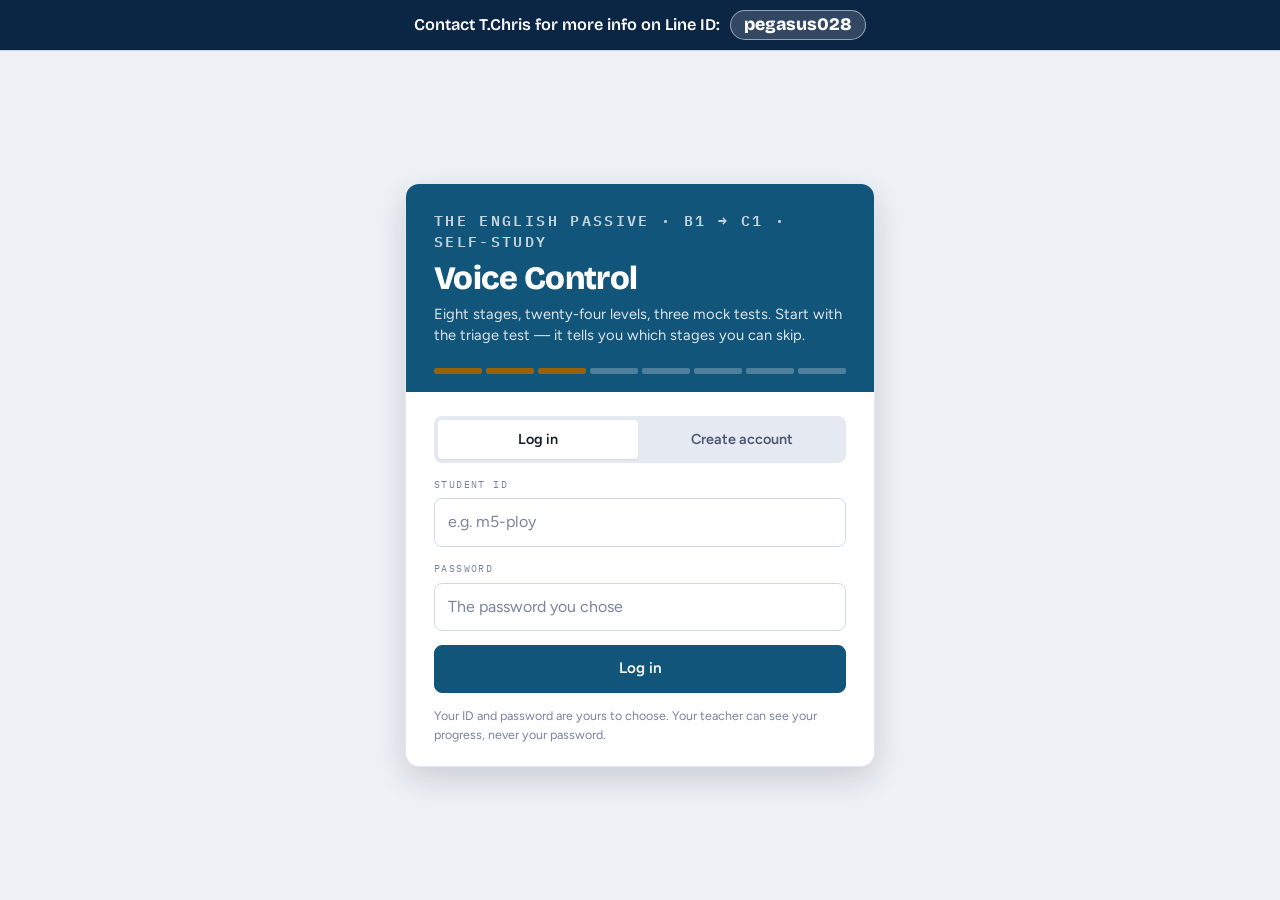
<file: index.html>
<!DOCTYPE html>
<html lang="en">
<head>
<meta charset="utf-8">
<meta name="viewport" content="width=device-width, initial-scale=1">
<title>Voice Control — The English Passive</title>
<link rel="icon" href="data:image/svg+xml,%3Csvg xmlns='http://www.w3.org/2000/svg' viewBox='0 0 32 32'%3E%3Crect width='32' height='32' rx='7' fill='%2312557A'/%3E%3Cpath d='M6 22 A10 10 0 0 1 26 22' fill='none' stroke='%23E5AE4A' stroke-width='2.2' stroke-linecap='round'/%3E%3Cpath d='M16 22 L22 13' stroke='%23E5AE4A' stroke-width='2.4' stroke-linecap='round'/%3E%3Ccircle cx='16' cy='22' r='2.2' fill='%23E5AE4A'/%3E%3C/svg%3E">
<link rel="preconnect" href="https://fonts.googleapis.com">
<link rel="preconnect" href="https://fonts.gstatic.com" crossorigin>
<link rel="stylesheet" href="https://fonts.googleapis.com/css2?family=Bricolage+Grotesque:opsz,wght@12..96,600;12..96,800&family=Figtree:wght@400;500;600;700&family=IBM+Plex+Mono:wght@400;600&display=swap">
<link rel="stylesheet" href="theme.css?v=2026-10-06pv">
<style>
/* ======================= STUDENT CONSOLE ============================== */
.wrap{max-width:900px;margin:0 auto;padding-inline:16px}
.hidden{display:none!important}
.tiny{font-size:.78rem;color:var(--ink-3);line-height:1.5}

/* ---------------------------------------------------------- login card */
#screen-login{display:flex;align-items:center;justify-content:center;padding:28px 16px}
.console{
  width:100%;max-width:470px;background:var(--surface);border-radius:var(--r-l);
  box-shadow:var(--shadow-l);overflow:hidden;border:1px solid var(--rule-soft);
}
.console-top{padding:26px var(--pad) 22px;background:var(--accent);color:var(--accent-ink)}
.console-top .kicker{color:var(--accent-ink);opacity:.75}
.console-top h1{font-size:2.05rem;line-height:1.02;margin:10px 0 8px;font-weight:800}
.console-top p{font-size:.92rem;opacity:.85;line-height:1.45}
.readout{
  display:flex;gap:0;background:var(--accent);padding:0 var(--pad) 18px;color:var(--accent-ink);
}
.readout span{
  flex:1;height:6px;background:rgba(255,255,255,.25);margin-right:4px;border-radius:2px;
}
.readout span:last-child{margin-right:0}
.readout span.on{background:var(--gold)}
.console-body{padding:24px var(--pad) 22px;display:flex;flex-direction:column;gap:14px}
.tabs{display:flex;gap:4px;background:var(--surface-2);padding:4px;border-radius:var(--r-m)}
.tab{
  flex:1;padding:8px;border:none;background:transparent;border-radius:var(--r-s);
  font-weight:600;font-size:.9rem;color:var(--ink-2);cursor:pointer;
}
.tab.on{background:var(--surface);color:var(--ink);box-shadow:var(--shadow-s)}
.msg{font-size:.88rem;padding:10px 12px;border-radius:var(--r-m);line-height:1.45}
.msg.bad{background:var(--no-soft);color:var(--no)}
.msg.info{background:var(--surface-2);color:var(--ink-2)}

/* --------------------------------------------------------------- header */
.bar{position:sticky;top:var(--ribbon-h);z-index:20;background:var(--ground);border-bottom:1px solid var(--rule)}
.bar-in{max-width:900px;margin:0 auto;padding:12px 16px;display:flex;align-items:center;gap:14px;flex-wrap:wrap}
.bar-id{display:flex;flex-direction:column;gap:1px;min-width:0;flex:1 1 150px}
.bar-name{font-family:var(--f-display);font-weight:700;font-size:1.02rem;line-height:1.15;overflow:hidden;text-overflow:ellipsis;white-space:nowrap}
.bar-rank{font-family:var(--f-mono);font-size:9.5px;letter-spacing:.13em;text-transform:uppercase;color:var(--accent)}
.gauge{flex:2 1 190px;display:flex;flex-direction:column;gap:4px;min-width:150px}
.gauge-top{display:flex;justify-content:space-between;align-items:baseline;font-family:var(--f-mono);font-size:9.5px;letter-spacing:.12em;text-transform:uppercase;color:var(--ink-3)}
.gauge-top b{font-size:12px;color:var(--ink);font-variant-numeric:tabular-nums}
.bar-line{height:7px;background:var(--surface-3);border-radius:99px;overflow:hidden}
.bar-line span{display:block;height:100%;background:var(--accent);border-radius:99px;transition:width .5s ease}
.bar-line.thin{height:5px}
.bar-line.gold span{background:var(--gold)}
.bar-stats{display:flex;gap:7px;flex:0 0 auto;align-items:center}
.chip{
  display:flex;flex-direction:column;align-items:center;padding:5px 9px;border-radius:var(--r-m);
  background:var(--surface);border:1px solid var(--rule-soft);min-width:48px;
}
.chip b{font-family:var(--f-mono);font-size:13px;font-weight:600;font-variant-numeric:tabular-nums;line-height:1.2}
.chip span{font-family:var(--f-mono);font-size:8.5px;letter-spacing:.1em;text-transform:uppercase;color:var(--ink-3)}
.chip.streak b{color:var(--gold)}
.nav{display:flex;gap:2px;max-width:900px;margin:0 auto;padding:0 12px 8px;overflow-x:auto}
.nav button{
  border:none;background:transparent;padding:7px 11px;border-radius:var(--r-m);cursor:pointer;
  font-family:var(--f-mono);font-size:10px;font-weight:600;letter-spacing:.11em;text-transform:uppercase;
  color:var(--ink-3);white-space:nowrap;
}
.nav button.on{background:var(--accent-soft);color:var(--accent)}
.nav button:hover{color:var(--ink)}

main{padding-block:22px 72px}
.sect-h{display:flex;align-items:baseline;justify-content:space-between;gap:12px;margin-bottom:14px;flex-wrap:wrap}
.sect-h h2{font-size:1.45rem}

/* -------------------------------------------------------- resume card */
.resume{
  width:100%;text-align:left;display:flex;align-items:stretch;overflow:hidden;
  border:none;border-radius:var(--r-l);background:var(--accent);color:var(--accent-ink);
  box-shadow:var(--shadow-m);cursor:pointer;margin-bottom:22px;padding:0;
  transition:transform .12s,box-shadow .12s;
}
.resume:hover{transform:translateY(-1px);box-shadow:var(--shadow-l)}
.resume.done{cursor:default;background:var(--ok)}
.resume-art{flex:0 0 118px;height:auto;margin:0;border-radius:0;align-self:stretch;background:rgba(255,255,255,.12)}
@media (max-width:560px){.resume-art{display:none}}
.resume-t{flex:1;min-width:0;display:flex;flex-direction:column;gap:2px;padding:15px 18px}
.resume-t .kicker{color:var(--accent-ink);opacity:.75}
.resume-n{font-family:var(--f-display);font-weight:700;font-size:1.16rem;line-height:1.2}
.resume-s{font-size:.86rem;opacity:.85;line-height:1.4}
.resume-go{flex:0 0 auto;align-self:center;padding:10px 20px 10px 6px;font-weight:700;font-size:.95rem;white-space:nowrap}

/* ------------------------------------------------------------- systems */
.systems{display:flex;flex-direction:column;gap:12px}
.sys{background:var(--surface);border:1px solid var(--rule-soft);border-radius:var(--r-l);box-shadow:var(--shadow-s);overflow:hidden}
.sys.done{border-color:var(--ok)}
.sys-head{
  width:100%;display:flex;gap:12px;align-items:flex-start;padding:15px 16px;
  background:none;border:none;cursor:pointer;text-align:left;
}
.sys-art{flex:0 0 96px;height:34px;border-radius:var(--r-s);overflow:hidden;margin:0;background:var(--accent-soft)}
.sys-art svg{display:block;width:100%;height:100%}
@media (max-width:560px){.sys-art{display:none}}
.sys-meta{flex:1;min-width:0;display:flex;flex-direction:column;gap:5px}
.sys-line1{display:flex;align-items:center;gap:8px;flex-wrap:wrap}
.sys-code{font-family:var(--f-mono);font-size:10px;font-weight:600;letter-spacing:.1em;color:var(--ink-3)}
.sys-name{font-family:var(--f-display);font-weight:700;font-size:1.08rem;line-height:1.2}
.sys-blurb{font-size:.88rem;color:var(--ink-2);line-height:1.45}
.sys-prog{display:flex;align-items:center;gap:9px}
.sys-prog .bar-line{flex:1}
.sys-pct{font-family:var(--f-mono);font-size:10px;color:var(--ink-3);font-variant-numeric:tabular-nums}
.caret{flex:0 0 auto;color:var(--ink-3);font-size:1.1rem;padding-top:2px;transition:transform .18s}
.sys.exp .caret{transform:rotate(90deg)}
.sys-body{border-top:1px solid var(--rule-soft);padding:8px 10px 12px;display:flex;flex-direction:column;gap:10px}
/* ---- reading a paper back -------------------------------------------- */
.rev{display:flex;flex-direction:column;gap:12px}
.rev-top{display:flex;gap:14px;align-items:flex-start;justify-content:space-between;flex-wrap:wrap}
.rev-top h2{font-family:var(--f-display);font-size:1.5rem;margin-top:2px}
.rev-sub{font-size:.9rem;color:var(--ink-2);margin-top:5px;max-width:60ch}
.rev-sec{
  display:flex;gap:9px;align-items:baseline;flex-wrap:wrap;
  border-bottom:1px solid var(--rule);padding-bottom:6px;margin-top:16px;
}
.rev-sec-p{font-family:var(--f-mono);font-size:10px;letter-spacing:.1em;color:var(--ink-3)}
.rev-sec-t{font-family:var(--f-display);font-weight:700;font-size:1.02rem}
.rev-passage{
  background:var(--surface-2);border:1px solid var(--rule-soft);border-radius:var(--r-m);
  padding:14px 16px;font-size:.93rem;line-height:1.65;
}
.rev-passage p+p{margin-top:.75em}
.revq{
  background:var(--surface);border:1px solid var(--rule-soft);border-left-width:3px;
  border-radius:var(--r-m);padding:13px 15px;display:flex;flex-direction:column;gap:9px;
}
.revq.ok{border-left-color:var(--ok)}
.revq.bad{border-left-color:var(--no)}
.revq.blank{border-left-color:var(--ink-3)}
.revq-h{display:flex;gap:9px;align-items:center}
.revq-n{
  width:22px;height:22px;border-radius:50%;background:var(--surface-2);color:var(--ink-2);
  display:grid;place-items:center;font-family:var(--f-mono);font-size:11px;flex:0 0 auto;
}
.revq-s{font-family:var(--f-mono);font-size:10px;letter-spacing:.07em;text-transform:uppercase;color:var(--ink-3)}
.revq.ok .revq-s{color:var(--ok)}
.revq.bad .revq-s{color:var(--no)}
.revq-given{font-style:italic;color:var(--ink-2);font-size:.93rem}
.revq-line{font-size:.93rem;line-height:1.6;background:var(--surface-2);border-radius:var(--r-s);padding:8px 11px}
.revq-line b{font-family:var(--f-mono);font-size:10px;color:var(--ink-3);margin-right:7px}
.rev-dlg p{display:block}
.rev-dlg p b{font-family:var(--f-mono);font-size:10px;color:var(--ink-3);margin-right:7px}
.revq-stem{font-size:.97rem;line-height:1.55}
.revq-opts{list-style:none;display:flex;flex-direction:column;gap:5px;counter-reset:o}
.revq-opts li{
  counter-increment:o;position:relative;padding:8px 11px 8px 32px;font-size:.92rem;
  border:1px solid var(--rule-soft);border-radius:var(--r-s);background:var(--surface-2);
}
.revq-opts li::before{
  content:counter(o);position:absolute;left:11px;top:8px;
  font-family:var(--f-mono);font-size:10px;color:var(--ink-3);
}
.revq-opts li.key{border-color:var(--ok);background:var(--ok-soft)}
.revq-opts li.chose{border-color:var(--no);background:var(--no-soft)}
.revq-tag{
  margin-left:8px;font-family:var(--f-mono);font-size:9px;letter-spacing:.06em;
  text-transform:uppercase;padding:1px 6px;border-radius:99px;white-space:nowrap;
}
.revq-tag.key{background:var(--ok);color:#fff}
.revq-tag.chose{background:var(--no);color:#fff}
.revq-fix{font-size:.9rem;color:var(--ok)}
.revq-blank{font-size:.88rem;color:var(--ink-3)}
.revq-why{font-size:.92rem;line-height:1.6;color:var(--ink-2);border-top:1px dashed var(--rule-soft);padding-top:9px}
.revq-wh{
  display:inline-block;font-family:var(--f-mono);font-size:9px;letter-spacing:.08em;
  text-transform:uppercase;color:var(--ink-3);margin-right:8px;
}
.revq-go{font-size:.85rem;color:var(--ink-3)}
.linky{background:none;border:none;padding:0;color:var(--accent);cursor:pointer;font:inherit;text-decoration:underline}
.step-acts{display:flex;gap:8px;flex-wrap:wrap;padding:0 16px 13px}

/* ---- arriving from the checklist ------------------------------------- */
.pace{
  font-family:var(--f-mono);font-size:10px;letter-spacing:.06em;text-transform:uppercase;
  color:var(--ink-3);white-space:nowrap;
}
.pace.ok{color:var(--ok)}
.pace.low{color:var(--no)}

/* ---- the class dropdown on the sign-in screen ------------------------- */
#f-pick{
  width:100%;padding:11px 13px;border-radius:var(--r-m);
  border:1px solid var(--rule);background:var(--surface);color:var(--ink);
  font-family:inherit;font-size:1rem;line-height:1.3;appearance:none;
  background-image:url("data:image/svg+xml,%3Csvg xmlns='http://www.w3.org/2000/svg' viewBox='0 0 12 8'%3E%3Cpath fill='%237C8A98' d='M1 1l5 5 5-5'/%3E%3C/svg%3E");
  background-repeat:no-repeat;background-position:right 13px center;background-size:11px;
  padding-right:34px;
}
#f-pick:focus{outline:2px solid var(--accent-line);outline-offset:1px}
#f-pick option{color:var(--ink);background:var(--surface)}
.tabs .tab{white-space:nowrap}
@media (max-width:420px){ .tabs{flex-wrap:wrap} }

/* ---- one introduction spanning a system's modules --------------------- */
.ckgroup{display:flex;flex-direction:column;gap:7px}
.ckgrid{display:flex;gap:8px;align-items:stretch}
.ckstack{flex:1;min-width:0;display:flex;flex-direction:column;gap:7px}
.ckstack .ckrow{width:100%}
.ckpod{
  flex:0 0 auto;display:flex;flex-direction:column;align-items:center;justify-content:center;gap:7px;
  padding:0 16px;min-width:116px;
  border:1px solid var(--rule);border-radius:var(--r-m);background:var(--surface);
  color:var(--ink);font-size:.85rem;font-weight:600;cursor:pointer;white-space:nowrap;
  transition:border-color .12s,background .12s;
}
.ckpod:hover{border-color:var(--accent-line);background:var(--accent-soft)}
.ckpod.done{border-color:var(--ok);color:var(--ok)}
.ckpod.done .res-i{background:var(--ok)}
.ckpod-l{line-height:1.2}
@media (max-width:560px){
  .ckgrid{flex-direction:column}
  .ckpod{flex-direction:row;padding:9px 14px;min-width:0}
}

/* ---- the last two days ------------------------------------------------- */
.sprint{
  background:var(--surface);border:1px solid var(--accent-line);border-left:4px solid var(--accent);
  border-radius:var(--r-l);box-shadow:var(--shadow-s);padding:16px 18px;margin-bottom:14px;
  display:flex;flex-direction:column;gap:11px;
}
.sprint-h{display:flex;flex-direction:column;gap:3px}
.sprint-n{font-family:var(--f-display);font-weight:700;font-size:1.22rem;line-height:1.2}
.sprint-s{font-size:.88rem;color:var(--ink-2);line-height:1.5}
.sprint-bar{height:8px;border-radius:99px;background:var(--surface-2);overflow:hidden}
.sprint-bar span{display:block;height:100%;background:var(--accent);border-radius:99px;transition:width .4s}
.sprint-r{display:flex;gap:9px;flex-wrap:wrap}
.sprint-r .btn{flex:1;min-width:140px}

/* ---- the class board ---------------------------------------------------- */
.boardwrap{margin-top:22px}
.boardbar{
  position:relative;height:10px;border-radius:99px;background:var(--surface-2);
  overflow:hidden;margin-bottom:11px;
}
.boardbar span{display:block;height:100%;background:var(--gold);border-radius:99px;transition:width .5s}
.boardbar i{
  position:absolute;right:8px;top:-17px;font-family:var(--f-mono);font-size:9px;
  letter-spacing:.06em;color:var(--ink-3);font-style:normal;
}
.board{list-style:none;display:flex;flex-direction:column;gap:5px}
.board li{
  display:flex;align-items:center;gap:11px;padding:9px 12px;border-radius:var(--r-m);
  background:var(--surface);border:1px solid var(--rule-soft);font-size:.92rem;
}
.board li.me{border-color:var(--accent);background:var(--accent-soft);font-weight:600}
.board li.apart{margin-top:8px;border-style:dashed}
.board-p{
  flex:0 0 auto;width:22px;text-align:center;font-family:var(--f-mono);
  font-size:11px;color:var(--ink-3);
}
.board li.me .board-p{color:var(--accent)}
.board-n{flex:1;min-width:0;overflow:hidden;text-overflow:ellipsis;white-space:nowrap}
.board-c,.board-q{
  flex:0 0 auto;display:flex;flex-direction:column;align-items:flex-end;
  font-family:var(--f-display);font-weight:700;font-size:.95rem;line-height:1.1;
}
.board-c i,.board-q i{
  font-family:var(--f-mono);font-size:8px;letter-spacing:.06em;text-transform:uppercase;
  color:var(--ink-3);font-style:normal;font-weight:400;
}
.board-c{min-width:44px}
.board-q{min-width:58px}

/* ---- the summary slides, at the head of the revision sheet ------------- */
.rvslides{
  background:var(--surface);border:1px solid var(--rule-soft);border-radius:var(--r-l);
  box-shadow:var(--shadow-s);padding:16px 17px 13px;
}
.rvs-h{display:flex;align-items:baseline;justify-content:space-between;gap:12px;margin-bottom:11px}
.rvs-h h3{font-family:var(--f-display);font-size:1.12rem;line-height:1.2}
.rvs-count{flex:0 0 auto;font-family:var(--f-mono);font-size:11px;letter-spacing:.06em;color:var(--ink-3)}
.rvs-stage{position:relative;max-width:820px;margin:0 auto;border-radius:var(--r-m);overflow:hidden;background:#0b0f14}
.rvs-slide{display:none;margin:0}
.rvs-slide.on{display:block}
.rvs-slide img{display:block;width:100%;height:auto;cursor:zoom-in}
.rvs-slide figcaption{display:none}
.rvs-bar{display:flex;align-items:center;gap:10px;margin-top:11px}
.rvs-nav{
  flex:0 0 auto;width:36px;height:36px;border:1px solid var(--rule);border-radius:50%;
  cursor:pointer;background:var(--surface);color:var(--ink-2);
  font-size:20px;line-height:1;display:grid;place-items:center;
}
.rvs-nav:hover{background:var(--accent-soft);color:var(--accent);border-color:var(--accent-line)}
.rvs-dots{flex:1 1 auto;display:flex;flex-wrap:wrap;gap:6px;justify-content:center}
.rvs-dot{width:9px;height:9px;padding:0;border:0;border-radius:50%;cursor:pointer;background:var(--rule)}
.rvs-dot.on{background:var(--accent)}
.rvs-foot{margin-top:9px;text-align:center;font-size:.8rem;color:var(--ink-3)}
.rvs-big{display:block;width:100%;height:auto;border-radius:var(--r-m)}

/* ---- the revision sheet ------------------------------------------------ */
.rvwrap{display:flex;flex-direction:column;gap:18px}
.rvsec{
  background:var(--surface);border:1px solid var(--rule-soft);border-radius:var(--r-l);
  box-shadow:var(--shadow-s);padding:18px 19px;
}
.rvh{display:flex;align-items:center;gap:11px;font-family:var(--f-display);font-size:1.22rem;line-height:1.2}
.rvh-n{
  flex:0 0 auto;width:28px;height:28px;border-radius:8px;background:var(--accent);color:var(--accent-ink);
  display:grid;place-items:center;font-family:var(--f-mono);font-size:13px;font-weight:600;
}
.rvblurb{color:var(--ink-2);font-size:.9rem;margin-top:8px;line-height:1.5}
.rvlvl{
  margin-top:16px;display:flex;align-items:baseline;gap:9px;flex-wrap:wrap;
  font-family:var(--f-display);font-weight:700;font-size:1rem;
  border-bottom:1px solid var(--rule-soft);padding-bottom:5px;
}
.rvlvl-n{font-family:var(--f-mono);font-size:10px;letter-spacing:.09em;text-transform:uppercase;color:var(--ink-3);font-weight:400}
.rvkey{margin-top:9px;font-size:.93rem;line-height:1.6;color:var(--ink-2)}
.rvkey b{display:block;color:var(--ink);font-size:.95rem;margin-bottom:2px}
.rvkey.done{opacity:.45}
.rvrules{margin-top:15px;padding-top:13px;border-top:1px dashed var(--rule)}
.rvrules-h{
  display:block;font-family:var(--f-mono);font-size:10px;letter-spacing:.08em;
  text-transform:uppercase;color:var(--ink-3);margin-bottom:9px;
}
.rvrule{
  margin-bottom:10px;padding-left:11px;border-left:2px solid var(--rule);
  font-size:.92rem;line-height:1.6;color:var(--ink-2);
}
.rvrule b{display:block;color:var(--ink);margin-bottom:1px}
.rvrule.shaky{border-left-color:var(--no);background:var(--no-soft);padding:8px 11px;border-radius:0 var(--r-s) var(--r-s) 0}
.rvflag{
  margin-left:9px;font-family:var(--f-mono);font-size:9px;letter-spacing:.06em;
  text-transform:uppercase;color:var(--no);font-weight:400;
}
@media print{
  .ribbon,.bar,.nav,.sect-h .btn,#toast-slot,#modal-slot{display:none !important}
  body{background:#fff}
  .rvsec{break-inside:avoid;box-shadow:none;border-color:#ccc}
  .rvkey.done{opacity:1}
  .rvs-bar,.rvs-foot,.rvs-count{display:none !important}
  .rvslides{box-shadow:none;border-color:#ccc;padding:0;border:0}
  .rvs-stage{background:none;overflow:visible;border-radius:0}
  .rvs-slide{display:block !important;break-inside:avoid;margin-bottom:9px}
  .rvs-slide img{cursor:auto;border:1px solid #ddd}
}

/* ---- the videos screen -------------------------------------------------- */
.vidlist{display:flex;flex-direction:column;gap:14px}
.vidrow{
  background:var(--surface);border:1px solid var(--rule-soft);border-radius:var(--r-l);
  box-shadow:var(--shadow-s);padding:15px 17px;display:flex;flex-direction:column;gap:11px;
}
.vidrow.done{border-color:var(--ok)}
.vidrow h3{font-family:var(--f-display);font-weight:700;font-size:1.08rem;line-height:1.2}
.ckmedia{flex:0 0 auto;display:flex;flex-direction:column;gap:7px}
.ckmedia .ckpod{flex:1}
@media (max-width:560px){ .ckmedia{flex-direction:row} .ckmedia .ckpod{flex:1} }

/* ---- the podcasts screen ---------------------------------------------- */
.gate-alt{
  display:flex;align-items:center;justify-content:center;gap:11px;flex-wrap:wrap;
  margin-top:18px;font-size:.85rem;color:var(--ink-3);
}
.podlist{display:flex;flex-direction:column;gap:11px}
.podrow{
  background:var(--surface);border:1px solid var(--rule-soft);border-radius:var(--r-l);
  box-shadow:var(--shadow-s);padding:15px 17px;display:flex;flex-direction:column;gap:11px;
}
.podrow.done{border-color:var(--ok)}
.podrow h3{font-family:var(--f-display);font-weight:700;font-size:1.08rem;line-height:1.2}
.podrow .pod-a{width:100%;height:38px}
.podrow-miss{display:none;font-size:.85rem;color:var(--ink-3)}
.podrow.missing .podrow-miss{display:block}

/* ---- narrowing the review to the errors ------------------------------- */
.rev-filter{display:flex;gap:8px;flex-wrap:wrap}
.rev-sec-n{
  margin-left:auto;font-family:var(--f-mono);font-size:10px;letter-spacing:.06em;color:var(--ink-3);
}

/* ---- the exam plan --------------------------------------------------- */
.gate{
  background:var(--surface);border:1px solid var(--accent-line);border-radius:var(--r-l);
  box-shadow:var(--shadow-s);padding:0 0 28px;text-align:center;overflow:hidden;
}
.gate-art{height:74px;margin:0 0 22px;background:var(--accent-soft)}
.gate-art svg{display:block;width:100%;height:100%}
.gate h2{font-family:var(--f-display);font-size:1.75rem;line-height:1.15;padding:0 20px}
.gate>p{font-size:1.05rem;color:var(--ink-2);margin-top:7px;padding:0 20px}
.gate .gate-sub{font-size:.9rem;color:var(--ink-3);max-width:46ch;margin:16px auto 22px;line-height:1.55}
.btn.lg{font-size:1rem;padding:13px 30px}
.step{
  background:var(--surface);border:1px solid var(--rule-soft);border-radius:var(--r-l);
  box-shadow:var(--shadow-s);margin-bottom:14px;overflow:hidden;
}
.step.open{border-color:var(--accent-line)}
.step.shut{opacity:.6}
.step-h{display:flex;gap:12px;align-items:center;padding:14px 16px}
.step-n{
  flex:0 0 auto;width:26px;height:26px;border-radius:50%;background:var(--accent);color:var(--accent-ink);
  display:grid;place-items:center;font-family:var(--f-mono);font-size:12px;font-weight:600;
}
.step.shut .step-n{background:var(--rule);color:var(--ink-3)}
.step-t{flex:1;min-width:0;display:flex;flex-direction:column;gap:3px}
.step-name{font-family:var(--f-display);font-weight:700;font-size:1.05rem}
.step-s{font-size:.85rem;color:var(--ink-2)}
.step-pct{font-family:var(--f-mono);font-size:.95rem;font-weight:600;color:var(--ink-2);font-variant-numeric:tabular-nums}
.step-pct.good{color:var(--ok)}
.step-lock{color:var(--ink-3);font-size:.7rem}
.step-b{border-top:1px solid var(--rule-soft);padding:12px 14px 14px;display:flex;flex-direction:column;gap:7px}
.ck-h{font-size:.85rem;color:var(--ink-2);margin-bottom:3px}
.allclear{font-size:.88rem;color:var(--ok)}
.ckrow{
  display:flex;gap:11px;align-items:center;width:100%;text-align:left;cursor:pointer;
  background:var(--surface-2);border:1px solid var(--rule-soft);border-radius:var(--r-m);padding:10px 12px;
  transition:border-color .12s,background .12s;
}
.ckrow:hover{border-color:var(--accent-line);background:var(--accent-soft)}
.ck-box{
  flex:0 0 auto;width:19px;height:19px;border-radius:5px;border:1.5px solid var(--rule);
  display:grid;place-items:center;font-size:11px;color:var(--accent-ink);
}
.ckrow.done .ck-box{background:var(--ok);border-color:var(--ok);color:#fff}
.ckrow.done .ck-name{text-decoration:line-through;color:var(--ink-3)}
.ck-txt{flex:1;min-width:0;display:flex;flex-direction:column;gap:2px}
.ck-name{font-weight:600;font-size:.94rem}
.ck-sub{font-size:.78rem;color:var(--ink-3)}
.ck-go{flex:0 0 auto;font-family:var(--f-mono);font-size:10px;letter-spacing:.06em;color:var(--accent)}
.ckrow.done .ck-go{color:var(--ok)}

.lvl{border:1px solid var(--rule-soft);border-radius:var(--r-m);overflow:hidden}
.lvl-head{
  width:100%;display:flex;gap:10px;align-items:center;padding:11px 12px;
  background:var(--surface-2);border:none;cursor:pointer;text-align:left;
}
.lvl-n{
  flex:0 0 auto;width:26px;height:26px;border-radius:50%;background:var(--surface);
  border:1px solid var(--rule);display:grid;place-items:center;
  font-family:var(--f-mono);font-size:11px;font-weight:700;color:var(--ink-2);
}
.lvl.done .lvl-n{background:var(--ok);border-color:var(--ok);color:#fff}
.lvl-t{flex:1;min-width:0}
.lvl-name{display:block;font-weight:700;font-size:.96rem;line-height:1.3}
.lvl-sub{display:block;font-family:var(--f-mono);font-size:9.5px;letter-spacing:.1em;text-transform:uppercase;color:var(--ink-3);margin-top:2px}
.lvl-pct{font-family:var(--f-mono);font-size:11px;color:var(--ink-2);font-variant-numeric:tabular-nums;flex:0 0 auto}
.lvl-body{padding:4px 6px 8px;display:flex;flex-direction:column}
.mrow{
  display:flex;align-items:center;gap:11px;width:100%;text-align:left;padding:10px 10px;
  background:none;border:none;border-radius:var(--r-m);cursor:pointer;
}
.mrow:hover:not([disabled]){background:var(--surface-2)}
.mrow[disabled]{opacity:.5;cursor:not-allowed}
.mrow-tick{
  flex:0 0 auto;width:20px;height:20px;border-radius:50%;border:2px solid var(--rule);
  display:grid;place-items:center;font-size:11px;font-weight:700;color:#fff;
}
.mrow.done .mrow-tick{background:var(--ok);border-color:var(--ok)}
.mrow.done .mrow-tick::after{content:"\2713"}
.mrow-txt{flex:1;min-width:0}
.mrow-name{display:block;font-weight:600;font-size:.93rem;line-height:1.35}
.mrow-sub{display:block;font-family:var(--f-mono);font-size:9.5px;letter-spacing:.1em;text-transform:uppercase;color:var(--ink-3);margin-top:2px}
.mrow-score{font-family:var(--f-mono);font-size:11px;color:var(--ink-2);font-variant-numeric:tabular-nums;flex:0 0 auto}
.mrow.check{border-top:1px dashed var(--rule);margin-top:4px}
.mrow.check .mrow-name{color:var(--gold)}

/* --------------------------------------------- stage media (resources) */
.sys-res{
  display:flex;flex-wrap:wrap;gap:7px;padding:0 16px 14px;
  border-bottom:1px solid var(--rule-soft);margin-bottom:-1px;
}
.res{
  display:inline-flex;align-items:center;gap:7px;padding:7px 13px;border-radius:99px;
  border:1px solid var(--rule);background:var(--surface);color:var(--ink);
  font-size:.85rem;font-weight:600;cursor:pointer;text-decoration:none;white-space:nowrap;
  transition:border-color .12s,background .12s;
}
.res:hover{border-color:var(--accent-line);background:var(--accent-soft)}
.res-i{
  width:18px;height:18px;border-radius:50%;background:var(--accent);color:var(--accent-ink);
  display:grid;place-items:center;font-size:10px;flex:0 0 auto;line-height:1;
}
.res.go{border-color:var(--accent-line);background:var(--accent-soft);color:var(--accent)}
.res.go:hover{border-color:var(--accent);background:var(--accent-soft)}
.res.done{border-color:var(--ok);color:var(--ok)}
.res.done .res-i{background:var(--ok)}
.res-x{
  font-family:var(--f-mono);font-size:9px;letter-spacing:.06em;text-transform:uppercase;
  color:var(--ink-3);font-weight:400;
}
.res-drop{flex:0 0 100%}
.res-drop:empty{display:none}
.pod{
  margin-top:10px;padding:12px 14px;border-radius:var(--r-m);
  background:var(--surface-2);border:1px solid var(--rule-soft);
  display:flex;flex-direction:column;gap:10px;
}
.pod-t{display:flex;flex-direction:column;gap:1px;min-width:0}
.pod-n{font-weight:600;font-size:.93rem;line-height:1.25}
.pod-s{font-family:var(--f-mono);font-size:9.5px;letter-spacing:.08em;text-transform:uppercase;color:var(--ink-3)}
.pod-a{width:100%;height:36px}
.modal-card:has(.ytbox){max-width:660px}
.ytbox{width:100%;aspect-ratio:16/9;border-radius:var(--r-m);overflow:hidden;background:var(--ink)}
.ytbox iframe{width:100%;height:100%;border:0;display:block}

/* ---------------------------------------------------------------- play */
.play{max-width:700px;margin:0 auto}
.play-top{display:flex;align-items:center;gap:12px;margin-bottom:14px}
.play-top .bar-line{flex:1}
.qcount{font-family:var(--f-mono);font-size:10px;letter-spacing:.1em;color:var(--ink-3);font-variant-numeric:tabular-nums}
.theory{padding:var(--pad);display:flex;flex-direction:column;gap:14px}
.theory h3{font-size:1.35rem;line-height:1.15}
.theory .key{
  font-size:1.02rem;line-height:1.5;font-weight:600;border-left:3px solid var(--gold);
  padding-left:14px;color:var(--ink);
}
.theory .prose p{font-size:.97rem;line-height:1.65;color:var(--ink-2);margin-bottom:.8em}
.theory .prose p:last-child{margin-bottom:0}
.theory .prose em{font-style:italic;color:var(--ink)}
.theory .prose strong{color:var(--ink)}
.theory .prose u{text-decoration-color:var(--accent-line);text-underline-offset:3px}
.exlist{display:flex;flex-direction:column;gap:10px;background:var(--surface-2);padding:14px;border-radius:var(--r-m)}
.exlist .s{font-size:.99rem}
.exlist .s s{opacity:.62}
.exlist .g{font-family:var(--f-mono);font-size:9.5px;letter-spacing:.06em;color:var(--ink-3);margin-top:3px;line-height:1.45}
.simple-btn{align-self:flex-start}
.qcard{padding:var(--pad);display:flex;flex-direction:column}
.qtype{
  font-family:var(--f-mono);font-size:9.5px;letter-spacing:.15em;text-transform:uppercase;
  color:var(--accent);margin-bottom:12px;display:flex;justify-content:space-between;gap:10px;
}
.qtype .lv{color:var(--ink-3)}
#qhost{margin-bottom:16px}
.qfoot{display:flex;gap:10px;align-items:center;flex-wrap:wrap;position:relative}
.qfoot .grow{flex:1}
#feedback{margin-bottom:14px}

/* --------------------------------------------------------- time bonus */
.timer{position:relative;width:38px;height:38px;flex:0 0 auto}
.timer svg{transform:rotate(-90deg);display:block}
.timer .track{stroke:var(--surface-3)}
.timer .run{stroke:var(--gold);transition:stroke-dashoffset .1s linear,stroke .2s}
.timer.cold .run{stroke:var(--ink-3);opacity:.4}
.timer b{
  position:absolute;inset:0;display:grid;place-items:center;
  font-family:var(--f-mono);font-size:12px;font-weight:600;color:var(--gold);font-variant-numeric:tabular-nums;
}
.timer.cold b{color:var(--ink-3);font-size:9px}
.combo{
  display:inline-flex;align-items:center;gap:5px;padding:4px 9px;border-radius:99px;
  background:var(--gold-soft);color:var(--gold);font-family:var(--f-mono);font-size:10px;
  font-weight:600;letter-spacing:.08em;white-space:nowrap;
}
.xpfloat{
  position:absolute;right:0;top:-6px;font-family:var(--f-display);font-weight:800;font-size:1.15rem;
  color:var(--gold);pointer-events:none;animation:rise 1.1s ease-out forwards;
}
.xpfloat.plain{color:var(--accent)}
@keyframes rise{
  0%{opacity:0;transform:translateY(6px) scale(.9)}
  22%{opacity:1;transform:translateY(-4px) scale(1.06)}
  100%{opacity:0;transform:translateY(-30px) scale(1)}
}
.bonus-note{
  font-family:var(--f-mono);font-size:9.5px;letter-spacing:.1em;text-transform:uppercase;
  color:var(--gold);display:inline-flex;align-items:center;gap:5px;
}
.verdict.ok{animation:pop .28s ease-out}
@keyframes pop{0%{transform:scale(.985)}60%{transform:scale(1.008)}100%{transform:scale(1)}}

/* --------------------------------------------------------------- exam */
.examtop{
  position:sticky;top:calc(var(--ribbon-h) + 4px);z-index:15;
  display:flex;align-items:center;gap:12px;background:var(--surface);
  border:1px solid var(--rule);border-radius:var(--r-m);padding:9px 13px;margin-bottom:14px;
  box-shadow:var(--shadow-s);flex-wrap:wrap;
}
.examtop .sec{font-family:var(--f-mono);font-size:10px;letter-spacing:.11em;text-transform:uppercase;color:var(--accent);font-weight:600}
.examtop .clock{
  margin-left:auto;font-family:var(--f-mono);font-size:1.05rem;font-weight:600;
  font-variant-numeric:tabular-nums;color:var(--ink);
}
.examtop .clock.low{color:var(--no)}
.examnav{display:flex;flex-wrap:wrap;gap:4px;margin-top:10px}
.examnav button{
  width:30px;height:30px;border-radius:var(--r-s);border:1px solid var(--rule);
  background:var(--surface);font-family:var(--f-mono);font-size:11px;cursor:pointer;color:var(--ink-3);
}
.examnav button.ans{background:var(--accent-soft);border-color:var(--accent-line);color:var(--accent);font-weight:600}
.examnav button.here{background:var(--accent);border-color:var(--accent);color:var(--accent-ink);font-weight:700}
.instr{
  font-size:.9rem;color:var(--ink-2);background:var(--surface-2);border-radius:var(--r-m);
  padding:10px 13px;margin-bottom:14px;line-height:1.5;
}
.instr b{color:var(--ink);font-family:var(--f-mono);font-size:10px;letter-spacing:.12em;text-transform:uppercase;display:block;margin-bottom:3px}

/* --------------------------------------------------------- result panel */
.result{padding:var(--pad);text-align:center;display:flex;flex-direction:column;gap:16px;align-items:center}
.score-ring{
  width:126px;height:126px;border-radius:50%;display:grid;place-items:center;
  background:conic-gradient(var(--accent) calc(var(--p)*1%), var(--surface-3) 0);
}
.score-ring i{
  width:100px;height:100px;border-radius:50%;background:var(--surface);display:grid;place-items:center;
  font-family:var(--f-display);font-weight:800;font-size:1.9rem;font-style:normal;font-variant-numeric:tabular-nums;
}
.result h3{font-size:1.4rem}
.result p{color:var(--ink-2);font-size:.95rem;max-width:36rem}
.misslist{width:100%;text-align:left;display:flex;flex-direction:column;gap:8px;margin-top:4px}
.miss{background:var(--surface-2);border-radius:var(--r-m);padding:11px 13px;font-size:.9rem;line-height:1.5}
.miss b{display:block;font-family:var(--f-mono);font-size:9.5px;letter-spacing:.1em;text-transform:uppercase;color:var(--no);margin-bottom:4px}
.sectable{width:100%;border-collapse:collapse;font-size:.88rem;text-align:left}
.sectable th{font-family:var(--f-mono);font-size:9px;letter-spacing:.12em;text-transform:uppercase;color:var(--ink-3);padding:7px 8px;border-bottom:1px solid var(--rule)}
.sectable td{padding:7px 8px;border-bottom:1px solid var(--rule-soft)}
.sectable td.n{font-family:var(--f-mono);font-variant-numeric:tabular-nums;text-align:right}
.sectable tr.low td{background:var(--no-soft)}

/* ------------------------------------------------------------- record */
.awards{display:grid;grid-template-columns:1fr;gap:9px}
@media (min-width:620px){.awards{grid-template-columns:1fr 1fr}}
.award{display:flex;gap:12px;align-items:flex-start;padding:13px 14px;border-radius:var(--r-m);background:var(--surface);border:1px solid var(--rule-soft)}
.award.locked{opacity:.5}
.award-i{
  flex:0 0 auto;width:34px;height:34px;border-radius:50%;display:grid;place-items:center;
  background:var(--surface-2);color:var(--ink-3);font-family:var(--f-mono);font-size:13px;font-weight:600;
}
.award.got .award-i{background:var(--gold-soft);color:var(--gold)}
.award-n{display:block;font-weight:700;font-size:.95rem;font-family:var(--f-display);line-height:1.25}
.award-p{display:block;font-size:.85rem;color:var(--ink-2);line-height:1.4}
.award-h{display:block;font-family:var(--f-mono);font-size:9.5px;letter-spacing:.06em;color:var(--ink-3);margin-top:3px;line-height:1.4}
.sysgrid{display:grid;grid-template-columns:repeat(auto-fill,minmax(148px,1fr));gap:10px}
.systile{border:1px solid var(--rule);border-radius:var(--r-m);padding:11px 12px;display:flex;flex-direction:column;gap:6px}
.systile.done{border-color:var(--ok);background:var(--ok-soft)}
.systile b{font-family:var(--f-display);font-size:.9rem;line-height:1.2}
.systile span{font-family:var(--f-mono);font-size:9px;letter-spacing:.09em;text-transform:uppercase;color:var(--ink-3)}

/* ---------------------------------------------------------------- misc */
.empty{padding:34px 20px;text-align:center;color:var(--ink-3);font-size:.93rem}
.toast{
  position:fixed;left:50%;bottom:22px;transform:translateX(-50%);z-index:60;
  background:var(--ink);color:var(--ground);padding:11px 18px;border-radius:99px;
  font-size:.9rem;font-weight:600;box-shadow:var(--shadow-l);max-width:90vw;
}
.modal{position:fixed;inset:0;z-index:80;display:grid;place-items:center;background:rgba(8,11,18,.66);padding:20px}
.modal-card{
  background:var(--surface);border-radius:var(--r-l);padding:28px var(--pad);max-width:420px;width:100%;
  text-align:center;box-shadow:var(--shadow-l);display:flex;flex-direction:column;gap:12px;align-items:center;
}
.modal-card .seal{
  width:74px;height:74px;border-radius:50%;background:var(--gold-soft);color:var(--gold);
  display:grid;place-items:center;font-family:var(--f-mono);font-size:22px;font-weight:600;
  border:2px solid var(--gold);
}
.settings{display:flex;flex-direction:column;gap:14px;padding:var(--pad)}

/* --------------------------------------------------------- simulations */
.simcard{
  display:flex;gap:14px;align-items:stretch;padding:0;overflow:hidden;
  border:1px solid var(--rule-soft);border-radius:var(--r-l);background:var(--surface);
  box-shadow:var(--shadow-s);margin-bottom:12px;
}
.simcard .simart{flex:0 0 110px;background:var(--accent-soft)}
.simcard .simart svg{display:block;width:100%;height:100%}
@media (max-width:560px){.simcard .simart{display:none}}
.simbody{flex:1;min-width:0;padding:15px 16px;display:flex;flex-direction:column;gap:7px}
.simbody h3{font-size:1.08rem}
.simbody p{font-size:.88rem;color:var(--ink-2);line-height:1.45}
.simmeta{display:flex;gap:7px;flex-wrap:wrap;margin-top:2px}
.simgo{display:flex;gap:8px;flex-wrap:wrap;margin-top:6px}

/* ------------------------------------------------------- contact ribbon */
:root{ --ribbon-h:46px; --ribbon-bg:#0B2545; --ribbon-fg:#FFFFFF; }
.ribbon{
  position:fixed;top:0;left:0;right:0;z-index:50;
  background:var(--ribbon-bg);color:var(--ribbon-fg);
  display:flex;align-items:center;justify-content:center;
  padding:10px 14px;text-align:center;box-shadow:0 1px 0 rgba(0,0,0,.12);
}
.ribbon-in{
  display:inline-flex;align-items:center;justify-content:center;gap:10px;flex-wrap:wrap;
  font-family:var(--f-display);font-weight:600;font-size:1.02rem;line-height:1.25;
}
.ribbon-id{
  display:inline-block;color:var(--ribbon-fg);text-decoration:none;
  font-family:var(--f-display);font-weight:800;font-size:1.1rem;
  padding:3px 13px;border-radius:99px;
  background:rgba(255,255,255,.16);border:1.5px solid rgba(255,255,255,.5);
  transition:background .14s,border-color .14s;
}
.ribbon-id:hover{background:rgba(255,255,255,.28);border-color:#fff}
@media (max-width:560px){
  .ribbon{padding:9px 12px}
  .ribbon-in{font-size:.9rem;gap:8px}
  .ribbon-id{font-size:.98rem;padding:2px 11px}
}
body{padding-top:var(--ribbon-h)}
#screen-login{min-height:calc(100vh - var(--ribbon-h))}
</style>
</head>
<body>

<!-- Persistent contact ribbon — sits above every screen of the portal. -->
<div class="ribbon">
  <span class="ribbon-in">Contact T.Chris for more info on Line ID:
    <a class="ribbon-id" href="https://line.me/ti/p/s8-dggjcqD"
       target="_blank" rel="noopener" title="Add T.Chris on LINE">pegasus028</a>
  </span>
</div>

<!-- ===================== LOGIN ===================== -->
<div id="screen-login">
  <div class="console">
    <div class="console-top">
      <p class="kicker">The English Passive · B1 → C1 · self-study</p>
      <h1>Voice Control</h1>
      <p>Eight stages, twenty-four levels, three mock tests. Start with the triage test — it tells you which stages you can skip.</p>
    </div>
    <div class="readout">
      <span class="on"></span><span class="on"></span><span class="on"></span><span></span>
      <span></span><span></span><span></span><span></span>
    </div>
    <div class="console-body">
      <div class="tabs" role="tablist">
        <button class="tab on" id="tab-fast" role="tab">Fast Access</button>
        <button class="tab" id="tab-in" role="tab">Log in</button>
        <button class="tab" id="tab-new" role="tab">Create account</button>
      </div>
      <div class="field hidden" id="wrap-pick">
        <label for="f-pick">Find your name</label>
        <select id="f-pick"><option value="">Choose your name…</option></select>
      </div>
      <div class="field" id="wrap-id">
        <label for="f-id">Student ID</label>
        <input type="text" id="f-id" autocomplete="username" placeholder="e.g. m5-ploy" spellcheck="false">
      </div>
      <div class="field hidden" id="wrap-name">
        <label for="f-name">Your English nickname</label>
        <input type="text" id="f-name" autocomplete="name" placeholder="What your teacher calls you in class">
      </div>
      <div class="field">
        <label for="f-pw">Password</label>
        <input type="password" id="f-pw" autocomplete="current-password" placeholder="Choose something you will remember">
      </div>
      <div id="login-msg" class="msg info hidden"></div>
      <button class="btn primary wide" id="btn-go">Log in</button>
      <p class="tiny" id="login-tip">Your ID and password are yours to choose. Your teacher can see your progress, never your password.</p>
    </div>
  </div>
</div>

<!-- ===================== APP ===================== -->
<div id="screen-app" class="hidden">
  <header class="bar">
    <div class="bar-in">
      <div class="bar-id">
        <span class="bar-name" id="hdr-name">—</span>
        <span class="bar-rank" id="hdr-rank">—</span>
      </div>
      <div class="gauge">
        <div class="gauge-top"><span>Course readiness</span><b id="hdr-ready">0%</b></div>
        <div class="bar-line"><span id="hdr-bar" style="width:0%"></span></div>
      </div>
      <div class="bar-stats">
        <div class="chip streak"><b id="hdr-streak">0</b><span>Streak</span></div>
        <div class="chip"><b id="hdr-xp">0</b><span>XP</span></div>
        <button class="btn sm" id="btn-out" title="Log out">Log out</button>
      </div>
    </div>
    <nav class="nav">
      <button data-view="plan" class="on">Your route</button>
      <button data-view="map">Stages</button>
      <button data-view="lab">Voice Lab</button>
      <button data-view="revise">Revision sheet</button>
      <button data-view="vids">Videos</button>
      <button data-view="pods">Podcasts</button>
      <button data-view="faults">Fault list<span id="nav-faults"></span></button>
      <button data-view="record">Record<span id="nav-record"></span></button>
      <button data-view="settings">Settings</button>
    </nav>
  </header>

  <div id="modebar-slot"></div>

  <main class="wrap">
    <section id="view-plan"></section>
    <section id="view-map" class="hidden"></section>
    <section id="view-play" class="hidden"></section>
    <section id="view-review" class="hidden"></section>
    <section id="view-lab" class="hidden"></section>
    <section id="view-revise" class="hidden"></section>
    <section id="view-vids" class="hidden"></section>
    <section id="view-pods" class="hidden"></section>
    <section id="view-faults" class="hidden"></section>
    <section id="view-record" class="hidden"></section>
    <section id="view-settings" class="hidden"></section>
  </main>
</div>

<div id="toast-slot"></div>
<div id="modal-slot"></div>

<!-- ===================================================================
     CLASS SERVER — the Apps Script Web App this console talks to.
     Paste your /exec URL between the quotes, here and in teacher.html.
     =================================================================== -->
<script>window.MC_API_URL = '';</script>

<script src="roster.js?v=2026-10-06pv"></script>
<script src="content.js?v=2026-10-06pv"></script>
<script src="topic-s1.js?v=2026-10-06pv"></script>
<script src="topic-s2.js?v=2026-10-06pv"></script>
<script src="topic-s3.js?v=2026-10-06pv"></script>
<script src="topic-s4.js?v=2026-10-06pv"></script>
<script src="topic-s5.js?v=2026-10-06pv"></script>
<script src="topic-s6.js?v=2026-10-06pv"></script>
<script src="topic-s7.js?v=2026-10-06pv"></script>
<script src="topic-s8.js?v=2026-10-06pv"></script>
<script src="media.js?v=2026-10-06pv"></script>
<script src="test-1.js?v=2026-10-06pv"></script>
<script src="test-2.js?v=2026-10-06pv"></script>
<script src="test-3.js?v=2026-10-06pv"></script>
<script src="content-export.js?v=2026-10-06pv"></script>
<script src="engine.js?v=2026-10-06pv"></script>
<script src="api.js?v=2026-10-06pv"></script>
<script src="lenses-s1.js?v=2026-10-06pv"></script>
<script src="lenses-s2.js?v=2026-10-06pv"></script>
<script src="lenses-s3.js?v=2026-10-06pv"></script>
<script src="lenses-s4.js?v=2026-10-06pv"></script>
<script src="lenses-s5.js?v=2026-10-06pv"></script>
<script src="lenses-s6.js?v=2026-10-06pv"></script>
<script src="lenses-s7.js?v=2026-10-06pv"></script>
<script src="lenses-s8.js?v=2026-10-06pv"></script>
<script src="lab-data.js?v=2026-10-06pv"></script>
<script src="student.js?v=2026-10-06pv"></script>
</body>
</html>
</file>
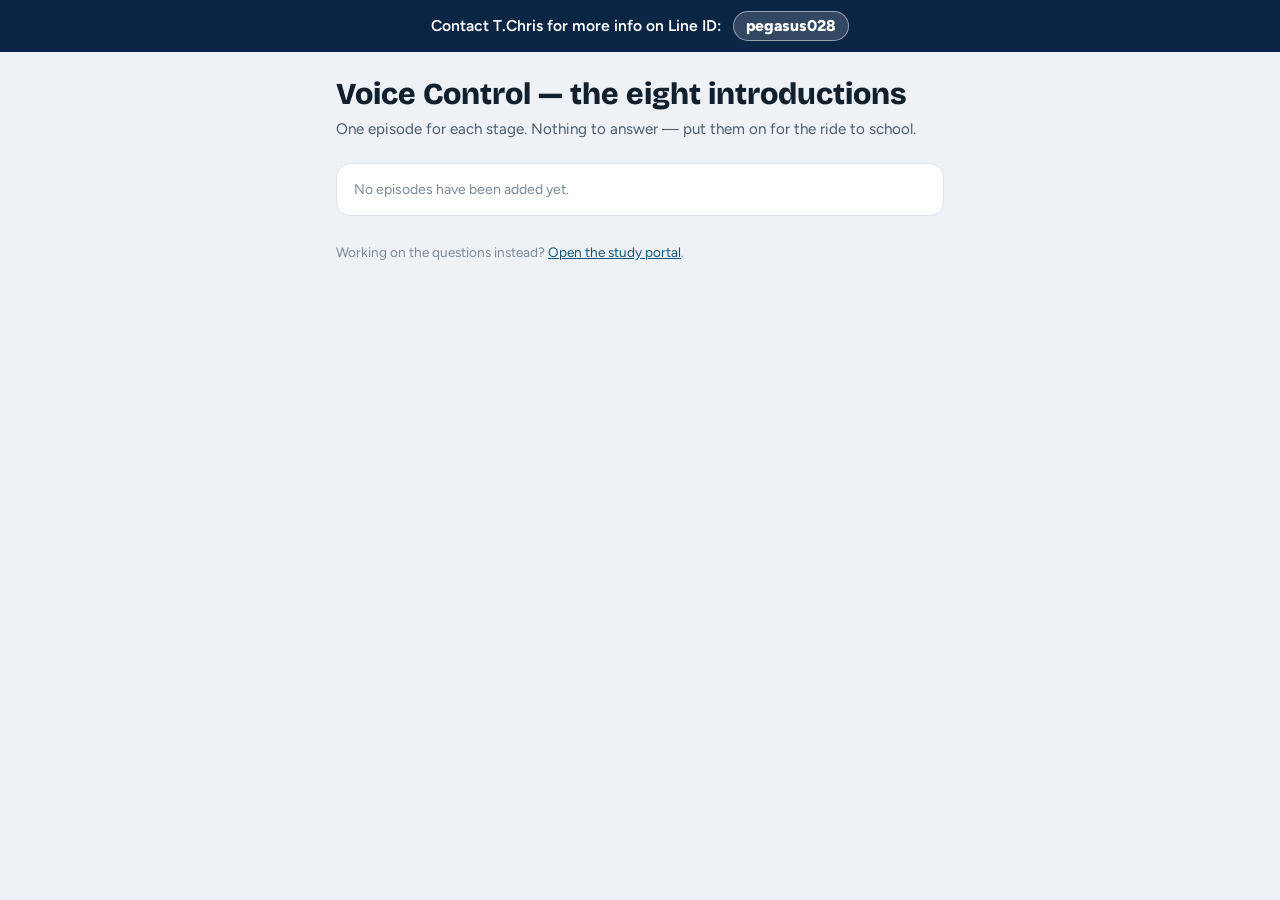
<file: podcasts.html>
<!doctype html>
<html lang="en">
<head>
<meta charset="utf-8">
<meta name="viewport" content="width=device-width, initial-scale=1, viewport-fit=cover">
<title>Voice Control — Podcasts</title>
<meta name="description" content="The eight stage introductions for Voice Control, the English passive course. Listen anywhere.">
<link rel="icon" href="data:image/svg+xml,<svg xmlns='http://www.w3.org/2000/svg' viewBox='0 0 16 16'><text y='13' font-size='13'>&#127911;</text></svg>">
<link rel="stylesheet" href="https://fonts.googleapis.com/css2?family=Bricolage+Grotesque:opsz,wght@12..96,600;12..96,800&family=Figtree:wght@400;500;600&display=swap">
<style>
/* A page for the bus. No sign-in, no navigation, nothing to decide: eight
   names and eight play buttons. It loads media.js and nothing else, so it is
   a few kilobytes over mobile data rather than the whole item bank. */
:root{
  --navy:#0B2545; --ink:#12202E; --ink-2:#4A5C6E; --ink-3:#7C8A98;
  --bg:#EEF2F6; --surface:#FFFFFF; --rule:#DCE3EA; --accent:#12557A;
  --r:14px;
}
@media (prefers-color-scheme:dark){
  :root{ --ink:#E8EEF4; --ink-2:#A8B6C2; --ink-3:#7C8A98;
         --bg:#0E1620; --surface:#16212D; --rule:#26323F; --accent:#7FC2E8; }
}
*{box-sizing:border-box;margin:0;padding:0}
html{-webkit-text-size-adjust:100%}
body{
  background:var(--bg);color:var(--ink);
  font-family:Figtree,system-ui,-apple-system,"Segoe UI",sans-serif;
  line-height:1.5;padding-bottom:40px;
}
.ribbon{
  background:var(--navy);color:#fff;padding:11px 16px;text-align:center;
  font-weight:600;font-size:.98rem;
}
.ribbon a{
  display:inline-block;color:#fff;text-decoration:none;font-weight:800;
  padding:2px 12px;border-radius:99px;margin-left:8px;
  background:rgba(255,255,255,.16);border:1.5px solid rgba(255,255,255,.5);
}
main{max-width:640px;margin:0 auto;padding:26px 16px 0}
h1{font-family:"Bricolage Grotesque",Figtree,sans-serif;font-weight:800;font-size:1.9rem;line-height:1.1}
.sub{color:var(--ink-2);font-size:.95rem;margin-top:7px}
ol{list-style:none;margin-top:22px;display:flex;flex-direction:column;gap:12px}
li{
  background:var(--surface);border:1px solid var(--rule);border-radius:var(--r);
  padding:15px 17px;display:flex;flex-direction:column;gap:11px;
}
h2{
  font-family:"Bricolage Grotesque",Figtree,sans-serif;font-weight:600;
  font-size:1.08rem;line-height:1.25;
}
h2 span{
  display:block;font-family:ui-monospace,SFMono-Regular,Menlo,monospace;
  font-size:10px;letter-spacing:.1em;color:var(--ink-3);font-weight:400;margin-bottom:3px;
}
audio{width:100%;height:40px}
.missing{font-size:.88rem;color:var(--ink-3)}
footer{max-width:640px;margin:26px auto 0;padding:0 16px;color:var(--ink-3);font-size:.85rem}
footer a{color:var(--accent)}
</style>
</head>
<body>

<div class="ribbon">Contact T.Chris for more info on Line ID:
  <a href="https://line.me/ti/p/s8-dggjcqD" target="_blank" rel="noopener">pegasus028</a>
</div>

<main>
  <h1>Voice Control — the eight introductions</h1>
  <p class="sub">One episode for each stage. Nothing to answer — put them on for the ride to school.</p>
  <ol id="list"></ol>
</main>

<footer>
  <p>Working on the questions instead? <a href="index.html">Open the study portal</a>.</p>
</footer>

<script src="media.js?v=2026-10-06pv"></script>
<script>
(function () {
  var list = document.getElementById('list');
  var n = 0;
  Object.keys(MEDIA).forEach(function (id) {
    var m = MEDIA[id];
    if (!m || !m.podcast) return;
    n++;
    var li = document.createElement('li');
    var h = document.createElement('h2');
    var tag = document.createElement('span');
    tag.textContent = 'STAGE ' + (n < 10 ? '0' + n : n);
    h.appendChild(tag);
    h.appendChild(document.createTextNode(m.title || id));
    li.appendChild(h);

    var a = document.createElement('audio');
    a.controls = true;
    a.preload = 'none';
    a.src = m.podcast;
    li.appendChild(a);

    /* An episode that has not been uploaded yet says so, rather than showing a
       player that does nothing when a student taps it on a moving bus. */
    var miss = document.createElement('p');
    miss.className = 'missing';
    miss.textContent = 'This episode has not been recorded yet.';
    miss.hidden = true;
    li.appendChild(miss);
    a.addEventListener('error', function () { a.hidden = true; miss.hidden = false; });

    /* Where they left off, kept in this browser only. Nothing is sent
       anywhere: this page has no sign-in and no server. */
    var key = 'mc.pod.' + id;
    a.addEventListener('loadedmetadata', function () {
      try {
        var at = parseFloat(localStorage.getItem(key) || '0');
        if (at > 5 && at < a.duration - 10) a.currentTime = at;
      } catch (e) {}
    });
    var mark = 0;
    a.addEventListener('timeupdate', function () {
      if (a.currentTime - mark < 10) return;
      mark = a.currentTime;
      try { localStorage.setItem(key, String(Math.round(a.currentTime))); } catch (e) {}
    });
    a.addEventListener('ended', function () {
      try { localStorage.removeItem(key); } catch (e) {}
    });
    /* One at a time, so tapping a second episode stops the first. */
    a.addEventListener('play', function () {
      list.querySelectorAll('audio').forEach(function (other) {
        if (other !== a) other.pause();
      });
    });

    list.appendChild(li);
  });
  if (!n) list.innerHTML = '<li class="missing">No episodes have been added yet.</li>';
})();
</script>
</body>
</html>
</file>
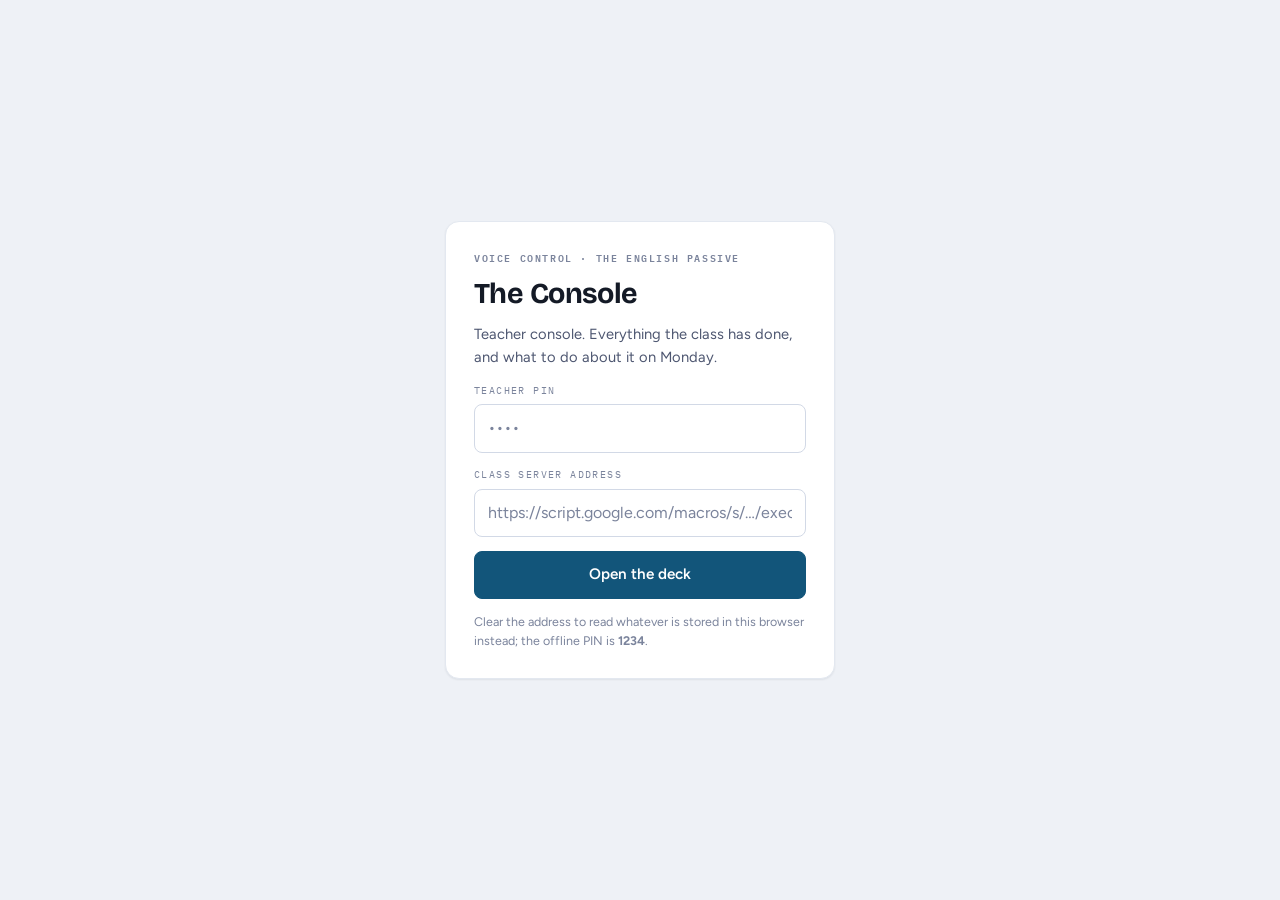
<file: teacher.html>
<!DOCTYPE html>
<html lang="en">
<head>
<meta charset="utf-8">
<meta name="viewport" content="width=device-width, initial-scale=1">
<title>Voice Control — The Console</title>
<link rel="icon" href="data:image/svg+xml,%3Csvg xmlns='http://www.w3.org/2000/svg' viewBox='0 0 32 32'%3E%3Crect width='32' height='32' rx='7' fill='%2312557A'/%3E%3Ccircle cx='16' cy='16' r='8' fill='none' stroke='%23E5AE4A' stroke-width='2.5'/%3E%3Ccircle cx='16' cy='16' r='2.5' fill='%23E5AE4A'/%3E%3C/svg%3E">
<link rel="preconnect" href="https://fonts.googleapis.com">
<link rel="preconnect" href="https://fonts.gstatic.com" crossorigin>
<link rel="stylesheet" href="https://fonts.googleapis.com/css2?family=Bricolage+Grotesque:opsz,wght@12..96,600;12..96,800&family=Figtree:wght@400;500;600;700&family=IBM+Plex+Mono:wght@400;600&display=swap">
<link rel="stylesheet" href="theme.css?v=2026-10-06pv">
<style>
/* ======================= TEACHER CONSOLE ============================== */
.wrap{max-width:1200px;margin:0 auto;padding-inline:16px}
.hidden{display:none!important}
.tiny{font-size:.78rem;color:var(--ink-3);line-height:1.5}

#gate{min-height:100vh;display:grid;place-items:center;padding:24px 16px}
.gatecard{width:100%;max-width:390px;padding:28px var(--pad);display:flex;flex-direction:column;gap:14px}
.gatecard h1{font-size:1.8rem;line-height:1.05}

header.top{border-bottom:1px solid var(--rule);background:var(--surface);position:sticky;top:0;z-index:30}
.top-in{max-width:1200px;margin:0 auto;padding:13px 16px;display:flex;align-items:center;gap:14px;flex-wrap:wrap}
.top-in h1{font-size:1.18rem}
.top-in .sub{font-family:var(--f-mono);font-size:9.5px;letter-spacing:.14em;text-transform:uppercase;color:var(--ink-3);display:block;margin-top:2px}

main{padding-block:20px 80px}
.grid{display:grid;grid-template-columns:1fr;gap:16px}
@media (min-width:1020px){.grid{grid-template-columns:minmax(0,1fr) minmax(0,1.4fr)}}

.panel{padding:16px var(--pad) var(--pad)}
.panel-h{display:flex;align-items:baseline;justify-content:space-between;gap:10px;margin-bottom:12px;flex-wrap:wrap}
.panel-h h2{font-size:1.08rem}

/* --------------------------------------------------------------- roster */
.roster-scroll{overflow-x:auto;border:1px solid var(--rule);border-radius:var(--r-m)}
table.roster{border-collapse:collapse;width:100%;min-width:680px;font-size:.86rem}
table.roster th{
  font-family:var(--f-mono);font-size:9px;letter-spacing:.12em;text-transform:uppercase;color:var(--ink-3);
  text-align:left;padding:9px 10px;background:var(--surface-2);white-space:nowrap;position:sticky;top:0;
}
table.roster td{padding:9px 10px;border-top:1px solid var(--rule-soft);white-space:nowrap}
table.roster tr.r{cursor:pointer}
table.roster th.sortable{cursor:pointer;user-select:none}
table.roster th.sortable:hover{color:var(--ink)}
table.roster th.sortable.on{color:var(--accent)}
table.roster tr.r:hover td{background:var(--surface-2)}
table.roster tr.sel td{background:var(--accent-soft)}
.who2{display:flex;flex-direction:column;gap:1px}
.who2 b{font-weight:600}
.who2 span{font-family:var(--f-mono);font-size:9.5px;color:var(--ink-3)}
.mini{width:64px;height:6px;background:var(--surface-3);border-radius:99px;overflow:hidden;display:inline-block;vertical-align:middle}
.mini i{display:block;height:100%;background:var(--accent)}
.flag{font-family:var(--f-mono);font-size:9px;letter-spacing:.08em;text-transform:uppercase;padding:2px 6px;border-radius:99px}
.flag.stall{background:var(--no-soft);color:var(--no)}
.flag.new{background:var(--accent-soft);color:var(--accent)}
.flag.fly{background:var(--ok-soft);color:var(--ok)}

/* ---------------------------------------------------------- disclosure */
details.disc{border:1px solid var(--rule);border-radius:var(--r-m);margin-bottom:10px;background:var(--surface)}
details.disc>summary{
  cursor:pointer;list-style:none;padding:11px 14px;display:flex;align-items:center;gap:10px;
  font-weight:600;font-size:.92rem;
}
details.disc>summary::-webkit-details-marker{display:none}
details.disc>summary::before{content:"▸";color:var(--ink-3);transition:transform .15s}
details.disc[open]>summary::before{transform:rotate(90deg)}
details.disc>summary .count{margin-left:auto;font-family:var(--f-mono);font-size:10px;color:var(--ink-3)}
.disc-body{padding:0 14px 14px;border-top:1px solid var(--rule-soft)}
.logtable{width:100%;border-collapse:collapse;font-size:.8rem;font-family:var(--f-mono)}
.logtable th{text-align:left;padding:7px 8px;color:var(--ink-3);font-size:9px;letter-spacing:.1em;text-transform:uppercase;border-bottom:1px solid var(--rule)}
.logtable td{padding:6px 8px;border-bottom:1px solid var(--rule-soft);vertical-align:top}
.logtable tr.bad td{background:var(--no-soft)}
.logtable .g{color:var(--ink-3)}
.logscroll{max-height:340px;overflow:auto;margin-top:8px;border-radius:var(--r-s)}

/* ------------------------------------------------------------- report */
.rep-block{border-left:3px solid var(--no);padding-left:14px;margin-bottom:18px}
.rep-block.good{border-left-color:var(--ok)}
.rep-h{display:flex;align-items:baseline;gap:9px;flex-wrap:wrap;margin-bottom:6px}
.rep-h h4{font-family:var(--f-display);font-size:1rem;font-weight:700}
.rep-rate{font-family:var(--f-mono);font-size:10px;color:var(--ink-3)}
.rep-p{font-size:.9rem;line-height:1.55;color:var(--ink-2);margin-bottom:8px}
.rep-teach{font-size:.88rem;line-height:1.55;background:var(--surface-2);padding:11px 13px;border-radius:var(--r-m);margin-bottom:8px}
.rep-teach b{font-family:var(--f-mono);font-size:9px;letter-spacing:.13em;text-transform:uppercase;color:var(--ink-3);display:block;margin-bottom:5px}
.rep-acts{list-style:none;padding:0;display:flex;flex-direction:column;gap:7px}
.rep-acts li{display:flex;gap:9px;font-size:.88rem;line-height:1.5;color:var(--ink-2)}
.rep-acts li::before{content:"→";color:var(--accent);flex:0 0 auto;font-weight:700}

/* --------------------------------------------------------------- class */
.heat{display:flex;flex-direction:column;gap:5px}
.heat-row{display:grid;grid-template-columns:1fr 96px 44px;gap:10px;align-items:center;font-size:.85rem}
.heat-bar{height:9px;background:var(--surface-3);border-radius:99px;overflow:hidden}
.heat-bar i{display:block;height:100%;background:var(--no)}
.heat-n{font-family:var(--f-mono);font-size:10px;color:var(--ink-3);text-align:right}

.sysbars{display:flex;flex-direction:column;gap:6px}
.sysbar{display:grid;grid-template-columns:1fr 110px 44px;gap:10px;align-items:center;font-size:.85rem}
.sysbar-b{height:9px;background:var(--surface-3);border-radius:99px;overflow:hidden}
.sysbar-b i{display:block;height:100%;background:var(--accent)}
.sysbar-n{font-family:var(--f-mono);font-size:10px;color:var(--ink-3);text-align:right}

.tools{display:flex;gap:8px;flex-wrap:wrap;margin-left:auto}
.stat5{display:grid;grid-template-columns:repeat(2,1fr);gap:9px;margin-bottom:14px}
@media (min-width:640px){.stat5{grid-template-columns:repeat(5,1fr)}}
.stat{background:var(--surface-2);border-radius:var(--r-m);padding:11px 13px}
.stat b{display:block;font-family:var(--f-display);font-size:1.5rem;font-weight:800;line-height:1.1;font-variant-numeric:tabular-nums}
.stat span{font-family:var(--f-mono);font-size:9px;letter-spacing:.11em;text-transform:uppercase;color:var(--ink-3)}

.mocktable{width:100%;border-collapse:collapse;font-size:.85rem;margin-top:8px}
.mocktable th{font-family:var(--f-mono);font-size:9px;letter-spacing:.11em;text-transform:uppercase;color:var(--ink-3);text-align:left;padding:7px 8px;border-bottom:1px solid var(--rule)}
.mocktable td{padding:7px 8px;border-bottom:1px solid var(--rule-soft)}
.mocktable td.n{font-family:var(--f-mono);text-align:right;font-variant-numeric:tabular-nums}
.mocktable tr.low td{background:var(--no-soft)}

/* --------------------------------------------------------------- print */
#printable{display:none}
@media print{
  body>*{display:none!important}
  #printable{display:block!important;padding:0;font-family:Georgia,serif;color:#000;background:#fff}
  #printable .pq{page-break-inside:avoid;margin-bottom:16px}
  #printable .key{page-break-before:always}
  #printable h2{font-size:16pt;margin:0 0 4pt}
  #printable .meta{font-size:9pt;color:#444;margin-bottom:14pt}
  #printable .pq b{font-size:11pt}
  #printable .pq ol{margin:4pt 0 0 18pt;font-size:11pt}
  #printable .pq .ctx{font-size:10pt;font-style:italic;margin:2pt 0}
  #printable table{border-collapse:collapse;font-size:9.5pt;margin:4pt 0}
  #printable table td,#printable table th{border:1px solid #999;padding:2pt 6pt}
}
.empty{padding:30px 18px;text-align:center;color:var(--ink-3);font-size:.92rem}
.msg{font-size:.88rem;padding:10px 12px;border-radius:var(--r-m)}
.msg.bad{background:var(--no-soft);color:var(--no)}
.modebar{
  max-width:1200px;margin:10px auto 0;padding:9px 14px;border-radius:var(--r-m);
  background:var(--gold-soft);color:var(--gold);font-size:.82rem;display:flex;gap:10px;
  align-items:center;justify-content:space-between;flex-wrap:wrap;
}
.modebar b{font-family:var(--f-mono);font-size:9.5px;letter-spacing:.12em;text-transform:uppercase}
</style>
</head>
<body>

<div id="gate">
  <div class="card gatecard">
    <p class="kicker">Voice Control · The English Passive</p>
    <h1>The Console</h1>
    <p style="color:var(--ink-2);font-size:.92rem">Teacher console. Everything the class has done, and what to do about it on Monday.</p>
    <div class="field"><label for="pin">Teacher PIN</label>
      <input type="password" id="pin" placeholder="••••" autocomplete="current-password"></div>
    <div class="field"><label for="url">Class server address</label>
      <input type="text" id="url" placeholder="https://script.google.com/macros/s/…/exec" spellcheck="false"></div>
    <div id="gate-msg" class="msg bad hidden"></div>
    <button class="btn primary wide" id="gate-go">Open the deck</button>
    <p class="tiny">Clear the address to read whatever is stored in this browser instead; the offline PIN is <strong>1234</strong>.</p>
  </div>
</div>

<div id="app" class="hidden">
  <header class="top">
    <div class="top-in">
      <div>
        <h1>The Console</h1>
        <span class="sub" id="top-sub">—</span>
      </div>
      <div class="tools">
        <button class="btn sm" id="t-refresh">Refresh</button>
        <button class="btn sm" id="t-csv">Export CSV</button>
        <button class="btn sm ghost" id="t-out">Close</button>
      </div>
    </div>
  </header>
  <div id="modebar-slot"></div>

  <main class="wrap">
    <div class="stat5" id="stats"></div>
    <div class="grid">
      <div class="card panel">
        <div class="panel-h"><h2>Class roster</h2><span class="kicker" id="roster-n"></span></div>
        <input type="text" id="q" placeholder="Filter by name or student ID" spellcheck="false" style="margin-bottom:10px">
        <div class="roster-scroll"><table class="roster" id="roster"></table></div>
        <div style="margin-top:18px">
          <div class="panel-h"><h2 style="font-size:.98rem">Where the class is losing marks</h2></div>
          <div class="heat" id="heat"></div>
        </div>
        <div style="margin-top:18px">
          <div class="panel-h"><h2 style="font-size:.98rem">The eight stages, class mean</h2></div>
          <div class="sysbars" id="sysbars"></div>
        </div>
      </div>
      <div class="card panel" id="detail"><div class="empty">Select a student to see their log, their diagnosis, their simulation results, and to set them a paper.</div></div>
    </div>
  </main>
</div>

<div id="printable"></div>
<div id="toast-slot"></div>

<!-- ===================================================================
     CLASS SERVER — paste your /exec URL between the quotes.
     =================================================================== -->
<script>window.MC_API_URL = '';</script>

<script src="roster.js?v=2026-10-06pv"></script>
<script src="content.js?v=2026-10-06pv"></script>
<script src="topic-s1.js?v=2026-10-06pv"></script>
<script src="topic-s2.js?v=2026-10-06pv"></script>
<script src="topic-s3.js?v=2026-10-06pv"></script>
<script src="topic-s4.js?v=2026-10-06pv"></script>
<script src="topic-s5.js?v=2026-10-06pv"></script>
<script src="topic-s6.js?v=2026-10-06pv"></script>
<script src="topic-s7.js?v=2026-10-06pv"></script>
<script src="topic-s8.js?v=2026-10-06pv"></script>
<script src="media.js?v=2026-10-06pv"></script>
<script src="test-1.js?v=2026-10-06pv"></script>
<script src="test-2.js?v=2026-10-06pv"></script>
<script src="test-3.js?v=2026-10-06pv"></script>
<script src="content-export.js?v=2026-10-06pv"></script>
<script src="engine.js?v=2026-10-06pv"></script>
<script src="api.js?v=2026-10-06pv"></script>
<script src="teacher.js?v=2026-10-06pv"></script>
</body>
</html>
</file>
<file: theme.css>
/* ===========================================================================
   VOICE CONTROL — theme.css
   Shared tokens and item components for the student and teacher consoles.
   Three theme states: bare :root (light), prefers-color-scheme, [data-theme].
   =========================================================================== */

:root{
  --ground:#EEF1F6;
  --surface:#FFFFFF;
  --surface-2:#E4E9F2;
  --surface-3:#D6DDEA;
  --ink:#141A26;
  --ink-2:#4E5771;
  --ink-3:#7B849C;
  --rule:#D2D9E6;
  --rule-soft:#E3E8F0;
  --accent:#12557A;
  --accent-ink:#FFFFFF;
  --accent-soft:rgba(18,85,122,.10);
  --accent-line:rgba(18,85,122,.34);
  --gold:#9A6206;
  --gold-soft:rgba(154,98,6,.13);
  --ok:#186B4E;
  --ok-soft:rgba(24,107,78,.11);
  --no:#AE3A22;
  --no-soft:rgba(174,58,34,.10);
  --shadow-s:0 1px 2px rgba(20,26,38,.07);
  --shadow-m:0 2px 10px rgba(20,26,38,.09);
  --shadow-l:0 12px 32px rgba(20,26,38,.16);

  --f-display:"Bricolage Grotesque","Figtree","Helvetica Neue",Arial,sans-serif;
  --f-ui:"Figtree","Helvetica Neue",Arial,sans-serif;
  --f-mono:"IBM Plex Mono","SFMono-Regular",Consolas,monospace;

  --r-s:4px; --r-m:8px; --r-l:14px;
  --pad:clamp(16px,4vw,28px);
}
@media (prefers-color-scheme: dark){
  :root:not([data-theme="light"]){
    --ground:#0B0F17;
    --surface:#141A26;
    --surface-2:#1B2333;
    --surface-3:#242E42;
    --ink:#E4E9F2;
    --ink-2:#9AA4BC;
    --ink-3:#737D96;
    --rule:#28324a;
    --rule-soft:#1F2739;
    --accent:#63B9E0;
    --accent-ink:#0B121C;
    --accent-soft:rgba(99,185,224,.15);
    --accent-line:rgba(99,185,224,.42);
    --gold:#E5AE4A;
    --gold-soft:rgba(229,174,74,.15);
    --ok:#4FBE8B;
    --ok-soft:rgba(79,190,139,.14);
    --no:#F07A5E;
    --no-soft:rgba(240,122,94,.14);
    --shadow-s:0 1px 2px rgba(0,0,0,.4);
    --shadow-m:0 2px 10px rgba(0,0,0,.45);
    --shadow-l:0 12px 32px rgba(0,0,0,.55);
  }
}
:root[data-theme="dark"]{
  --ground:#0B0F17; --surface:#141A26; --surface-2:#1B2333; --surface-3:#242E42;
  --ink:#E4E9F2; --ink-2:#9AA4BC; --ink-3:#737D96; --rule:#28324a; --rule-soft:#1F2739;
  --accent:#63B9E0; --accent-ink:#0B121C; --accent-soft:rgba(99,185,224,.15); --accent-line:rgba(99,185,224,.42);
  --gold:#E5AE4A; --gold-soft:rgba(229,174,74,.15);
  --ok:#4FBE8B; --ok-soft:rgba(79,190,139,.14);
  --no:#F07A5E; --no-soft:rgba(240,122,94,.14);
  --shadow-s:0 1px 2px rgba(0,0,0,.4); --shadow-m:0 2px 10px rgba(0,0,0,.45); --shadow-l:0 12px 32px rgba(0,0,0,.55);
}

*{box-sizing:border-box}
html{-webkit-text-size-adjust:100%}
body{
  margin:0; background:var(--ground); color:var(--ink);
  font-family:var(--f-ui); font-size:16px; line-height:1.55;
  -webkit-font-smoothing:antialiased;
}
h1,h2,h3,h4{font-family:var(--f-display);letter-spacing:-.02em;text-wrap:balance;margin:0}
p{margin:0}
button{font:inherit;color:inherit}
a{color:var(--accent)}
:focus-visible{outline:2px solid var(--accent);outline-offset:2px;border-radius:var(--r-s)}
.num{font-variant-numeric:tabular-nums}

/* ---------------------------------------------------------------- labels */
.kicker{
  font-family:var(--f-mono);font-size:10px;font-weight:600;letter-spacing:.16em;
  text-transform:uppercase;color:var(--ink-3);
}
.pill{
  display:inline-flex;align-items:center;gap:6px;
  font-family:var(--f-mono);font-size:10px;font-weight:600;letter-spacing:.1em;
  text-transform:uppercase;padding:3px 8px;border-radius:999px;
  background:var(--surface-2);color:var(--ink-2);white-space:nowrap;
}
.pill.on{background:var(--accent-soft);color:var(--accent)}
.pill.good{background:var(--ok-soft);color:var(--ok)}
.pill.bad{background:var(--no-soft);color:var(--no)}
.pill.gold{background:var(--gold-soft);color:var(--gold)}

/* --------------------------------------------------------------- buttons */
.btn{
  display:inline-flex;align-items:center;justify-content:center;gap:8px;
  padding:11px 18px;border-radius:var(--r-m);border:1px solid var(--rule);
  background:var(--surface);color:var(--ink);font-weight:600;font-size:.95rem;
  cursor:pointer;transition:background .13s,border-color .13s,transform .08s;
}
.btn:hover{background:var(--surface-2)}
.btn:active{transform:translateY(1px)}
.btn[disabled]{opacity:.45;cursor:not-allowed}
.btn.primary{background:var(--accent);border-color:var(--accent);color:var(--accent-ink)}
.btn.primary:hover{filter:brightness(1.1)}
.btn.ghost{background:transparent;border-color:transparent;color:var(--ink-2)}
.btn.ghost:hover{background:var(--surface-2);color:var(--ink)}
.btn.sm{padding:7px 12px;font-size:.85rem}
.btn.wide{width:100%}

/* --------------------------------------------------------------- inputs */
.field{display:flex;flex-direction:column;gap:6px}
.field label{font-family:var(--f-mono);font-size:10px;letter-spacing:.14em;text-transform:uppercase;color:var(--ink-3)}
input[type=text],input[type=password],select,textarea{
  font:inherit;padding:11px 13px;border-radius:var(--r-m);
  border:1px solid var(--rule);background:var(--surface);color:var(--ink);width:100%;
}
input::placeholder{color:var(--ink-3)}

/* ----------------------------------------------------------------- cards */
.card{
  background:var(--surface);border:1px solid var(--rule-soft);
  border-radius:var(--r-l);box-shadow:var(--shadow-s);
}

/* ------------------------------------------------------- item components */
.given{
  display:flex;gap:12px;align-items:flex-start;
  background:var(--surface-2);border-radius:var(--r-m);padding:12px 14px;margin-bottom:14px;
}
.given-k{
  font-family:var(--f-mono);font-size:9px;letter-spacing:.16em;text-transform:uppercase;
  color:var(--ink-3);padding-top:5px;flex:0 0 auto;
}
.given-t{font-size:1.02rem;font-style:italic}
.stem{font-size:1.06rem;line-height:1.45;margin:0 0 16px 0;font-weight:500}
.stem ol,.stem ul{margin:10px 0 0 0;padding-left:0;list-style:none;display:flex;flex-direction:column;gap:6px}
.stem li{display:flex;gap:10px;font-weight:400;font-size:1rem;line-height:1.45}
.stem li b{font-family:var(--f-mono);font-size:.82rem;color:var(--accent);flex:0 0 14px}

/* ------------------------------------------------------------- passages */
.passage{
  background:var(--surface-2);border-radius:var(--r-m);border-left:3px solid var(--accent-line);
  padding:14px 16px;margin-bottom:16px;font-size:.98rem;line-height:1.62;
}
.passage.read{max-height:none}
.passage p{margin-bottom:.7em}
.passage p:last-child{margin-bottom:0}
.psource{font-size:.75rem;color:var(--ink-3);font-style:italic;line-height:1.4}
.gapno{
  display:inline-flex;align-items:center;gap:1px;height:22px;padding:0 5px;
  border-radius:var(--r-s);background:var(--surface-3);color:var(--ink-3);
  font-family:var(--f-mono);font-size:11px;font-weight:600;vertical-align:baseline;
  transform:translateY(2px);white-space:nowrap;
}
.gapno i{font-style:normal;opacity:.55;letter-spacing:-.5px}
.gapno.on{background:var(--accent);color:var(--accent-ink);box-shadow:0 0 0 3px var(--accent-soft)}
.gapno.on i{opacity:.8}

.dialogue{display:flex;flex-direction:column;gap:9px;margin-bottom:16px}
.dline{display:flex;gap:12px;align-items:flex-start}
.dline .who{
  font-family:var(--f-mono);font-size:11px;font-weight:600;color:var(--accent);
  flex:0 0 76px;text-align:right;padding-top:3px;
}
.dline .said{font-size:1rem;line-height:1.5}
.blank{
  display:inline-block;min-width:54px;text-align:center;border-bottom:2px solid var(--accent-line);
  color:var(--accent);font-weight:700;
}

.tbl-scroll{overflow-x:auto;margin-bottom:16px;border-radius:var(--r-m);border:1px solid var(--rule)}
.tbl{border-collapse:collapse;width:100%;min-width:360px;font-size:.92rem}
.tbl th{
  font-family:var(--f-mono);font-size:9.5px;letter-spacing:.13em;text-transform:uppercase;
  color:var(--ink-3);text-align:left;padding:9px 14px;background:var(--surface-2);white-space:nowrap;
}
.tbl td{padding:9px 14px;border-top:1px solid var(--rule-soft)}

.opts{display:flex;flex-direction:column;gap:8px}
.opt{
  display:flex;gap:12px;align-items:flex-start;text-align:left;width:100%;
  padding:12px 14px;border:1px solid var(--rule);border-radius:var(--r-m);
  background:var(--surface);cursor:pointer;transition:border-color .12s,background .12s;
}
.opt:hover:not([disabled]){border-color:var(--accent-line);background:var(--accent-soft)}
.opt-k{
  font-family:var(--f-mono);font-size:11px;font-weight:600;color:var(--ink-3);
  flex:0 0 auto;padding-top:3px;width:14px;
}
.opt-t{font-size:.98rem;line-height:1.45}
.opt.sel{border-color:var(--accent);background:var(--accent-soft);box-shadow:inset 0 0 0 1px var(--accent)}
.opt.sel .opt-k{color:var(--accent)}
.opt.right{border-color:var(--ok);background:var(--ok-soft)}
.opt.right .opt-k{color:var(--ok)}
.opt.wrong{border-color:var(--no);background:var(--no-soft)}
.opt.wrong .opt-k{color:var(--no)}
.opt[disabled]{cursor:default;opacity:1}

/* ------------------------------------------- error identification (spot) */
.segs{display:flex;flex-wrap:wrap;gap:8px}
.seg{
  display:flex;gap:8px;align-items:flex-start;text-align:left;
  padding:10px 13px;border:1px solid var(--rule);border-radius:var(--r-m);
  background:var(--surface);cursor:pointer;font-size:.98rem;line-height:1.4;
  transition:border-color .12s,background .12s;flex:1 1 220px;
}
.seg:hover:not([disabled]){border-color:var(--accent-line);background:var(--accent-soft)}
.seg-n{font-family:var(--f-mono);font-size:10px;font-weight:600;color:var(--ink-3);padding-top:3px;flex:0 0 auto}
.seg.sel{border-color:var(--accent);background:var(--accent-soft);box-shadow:inset 0 0 0 1px var(--accent)}
.seg.right{border-color:var(--ok);background:var(--ok-soft)}
.seg.right .seg-n{color:var(--ok)}
.seg.wrong{border-color:var(--no);background:var(--no-soft)}
.seg.wrong .seg-n{color:var(--no)}
.seg[disabled]{cursor:default}
.fixnote{
  margin-top:12px;font-size:.88rem;color:var(--ink-2);
  background:var(--surface-2);padding:10px 13px;border-radius:var(--r-m);
}

/* --------------------------------------------------- build / order tiles */
.slot,.rank-slot{
  min-height:58px;display:flex;flex-wrap:wrap;gap:6px;align-items:center;
  padding:12px;border-radius:var(--r-m);border:1px dashed var(--rule);
  background:var(--surface-2);margin-bottom:12px;
}
.rank-slot{flex-direction:column;align-items:stretch}
.slot-hint{color:var(--ink-3);font-size:.88rem;font-family:var(--f-mono)}
.tiles{display:flex;flex-wrap:wrap;gap:6px}
.tile{
  padding:8px 12px;border:1px solid var(--rule);border-radius:var(--r-s);
  background:var(--surface);cursor:pointer;font-size:.98rem;
}
.tile:hover:not([disabled]){border-color:var(--accent-line)}
.tile.in{background:var(--accent-soft);border-color:var(--accent-line);color:var(--accent);font-weight:600}
.tile.used{opacity:.25;cursor:default}
.rank-pool{display:flex;flex-direction:column;gap:6px}
.rank{
  display:flex;gap:10px;align-items:flex-start;text-align:left;padding:10px 13px;
  border:1px solid var(--rule);border-radius:var(--r-m);background:var(--surface);
  cursor:pointer;font-size:.95rem;line-height:1.45;
}
.rank.in{background:var(--accent-soft);border-color:var(--accent-line)}
.rank.used{opacity:.25;cursor:default}
.rank.right{border-color:var(--ok);background:var(--ok-soft)}
.rank.wrong{border-color:var(--no);background:var(--no-soft)}
.rank-n{font-family:var(--f-mono);font-size:11px;font-weight:700;color:var(--accent);width:18px;flex:0 0 auto}

/* -------------------------------------------------------- sorting boxes */
.sort-pool{
  display:flex;flex-wrap:wrap;gap:7px;justify-content:center;
  padding:14px 12px;border-radius:var(--r-m);background:var(--surface-2);
  margin-bottom:14px;min-height:56px;align-items:center;transition:opacity .2s;
}
.sort-pool.spent{opacity:.35}
.chip-i{
  padding:8px 13px;border:1px solid var(--rule);border-radius:99px;background:var(--surface);
  cursor:pointer;font-size:.93rem;font-weight:500;transition:transform .12s,border-color .12s;
}
.chip-i:hover:not([disabled]){border-color:var(--accent-line)}
.chip-i.armed{
  border-color:var(--accent);background:var(--accent);color:var(--accent-ink);
  transform:translateY(-2px) scale(1.04);box-shadow:var(--shadow-m);
}
.chip-i.gone{visibility:hidden;pointer-events:none}
.chip-i.in{background:var(--surface);border-color:var(--accent-line)}
.chip-i.right{background:var(--ok-soft);border-color:var(--ok);color:var(--ok);font-weight:600}
.chip-i.wrong{background:var(--no-soft);border-color:var(--no);color:var(--no);text-decoration:line-through}
.sort-bins{display:grid;grid-template-columns:1fr;gap:10px}
@media (min-width:520px){.sort-bins{grid-template-columns:repeat(var(--cols,2),1fr)}}
.sort-bin{
  border:2px dashed var(--rule);border-radius:var(--r-m);padding:11px;cursor:default;
  display:flex;flex-direction:column;gap:9px;min-height:118px;transition:border-color .15s,background .15s;
}
.sort-bin.ready{border-color:var(--accent-line);background:var(--accent-soft);cursor:pointer}
.sort-bin.ready:hover{border-color:var(--accent)}
.sort-h b{display:block;font-family:var(--f-display);font-weight:700;font-size:.98rem}
.sort-h span{
  display:block;font-family:var(--f-mono);font-size:9px;letter-spacing:.1em;
  text-transform:uppercase;color:var(--ink-3);margin-top:2px;
}
.sort-drop{display:flex;flex-wrap:wrap;gap:6px;align-content:flex-start;flex:1}
.sort-empty{font-family:var(--f-mono);font-size:9.5px;letter-spacing:.06em;color:var(--ink-3);align-self:center;margin:0 auto}
.sort-done{font-family:var(--f-mono);font-size:9.5px;letter-spacing:.1em;text-transform:uppercase;color:var(--accent)}

/* -------------------------------------------------------------- feedback */
.verdict{border-radius:var(--r-m);padding:14px 16px;display:flex;flex-direction:column;gap:8px}
.verdict.ok{background:var(--ok-soft);border:1px solid var(--ok)}
.verdict.no{background:var(--no-soft);border:1px solid var(--no)}
.verdict-h{display:flex;align-items:center;gap:9px;font-family:var(--f-display);font-weight:700;font-size:1.02rem}
.verdict.ok .verdict-h{color:var(--ok)}
.verdict.no .verdict-h{color:var(--no)}
.verdict-w{font-size:.94rem;line-height:1.55;color:var(--ink-2)}
.verdict-w em{font-style:italic;color:var(--ink)}
.verdict-w strong{color:var(--ink)}
.verdict-exp{font-size:.88rem;font-family:var(--f-mono);color:var(--ink-2);line-height:1.5}

/* ------------------------------------------------------------- artwork */
.artband{
  margin:calc(-1 * var(--pad)) calc(-1 * var(--pad)) 18px;
  height:96px;overflow:hidden;border-radius:var(--r-l) var(--r-l) 0 0;
  background:var(--accent-soft);
}
.artband svg.art{display:block;width:100%;height:100%}

@media (prefers-reduced-motion:reduce){*{animation:none!important;transition:none!important}}

/* ===========================================================================
   LESSON LENSES · MODAL LAB  (Oct 2026)
   Lens tabs, mind maps, stories, chants and moves are ported from TCAS70
   Launchpad so the two apps feel the same; the dial, rule board and arcade
   are new to Fine Tuning.
   =========================================================================== */
.muted{color:var(--ink-2);font-size:.93rem;line-height:1.55}
.dline.dsit{font-style:italic;color:var(--ink-2);border-bottom:1px dashed var(--rule);padding-bottom:6px;margin-bottom:4px}
.dline.dsit .who{color:var(--gold)}
/* lessons */
.lesson-tabs{display:flex;flex-wrap:wrap;gap:6px;margin:10px 0 14px}
.ltab{border:1px solid var(--rule);background:var(--surface-2);color:var(--ink-2);border-radius:99px;padding:6px 12px;font:600 .82rem var(--f-ui);cursor:pointer}
.ltab:hover{border-color:var(--accent-line)}
.ltab.on{background:var(--accent);border-color:var(--accent);color:var(--accent-ink)}
.lens{border-radius:var(--r-m);padding:12px 14px;margin:12px 0;border-left:4px solid var(--accent);background:var(--accent-soft)}
.lens p{margin:4px 0 0;line-height:1.55}
.lens.trap{border-left-color:var(--no);background:var(--no-soft)}
.lens.analogy{border-left-color:var(--gold);background:var(--gold-soft)}
.lens.thai p{font-size:1.05rem;line-height:1.85}
.lens-k{font:600 .74rem var(--f-mono);letter-spacing:.08em;text-transform:uppercase;color:var(--ink-2)}
.mm-wrap{overflow-x:auto;-webkit-overflow-scrolling:touch}
.mindmap{width:100%;min-width:640px;height:auto}
.mm-center{fill:var(--accent-ink);font:700 14px var(--f-display)}
.mm-branch{fill:var(--ink);font:600 12px var(--f-ui)}
.mm-leaf{fill:var(--ink-2);font:11px var(--f-ui)}
.mm-list{font-size:.88rem;color:var(--ink-2);margin-top:8px}
.mm-list div{margin:3px 0}
.story{display:grid;gap:10px}
.story .panel{position:relative;border:2px solid var(--ink);border-radius:14px;padding:10px 14px 10px 44px;background:var(--surface);box-shadow:4px 4px 0 var(--accent-line)}
.story .panel.p1{box-shadow:4px 4px 0 var(--gold)}
.story .panel.p2{box-shadow:4px 4px 0 var(--ok)}
.story .panel.p3{box-shadow:4px 4px 0 var(--no)}
.story .pn{position:absolute;left:10px;top:10px;width:24px;height:24px;border-radius:50%;background:var(--accent);color:var(--accent-ink);font:700 .78rem/24px var(--f-mono);text-align:center}
.story .panel p{margin:4px 0 0}
.story .moral{font-weight:600;color:var(--gold);margin-top:4px}
.chant .beat{font:.8rem var(--f-mono);color:var(--ink-3);margin:4px 0 8px}
.chant .lyrics{font:600 1.05rem/1.9 var(--f-display);background:var(--surface-2);border-radius:var(--r-m);padding:12px 16px;margin-bottom:10px}
.moves .move{display:flex;gap:12px;align-items:flex-start;margin:10px 0}
.moves .mn{flex:none;width:30px;height:30px;border-radius:50%;background:var(--gold);color:var(--surface);font:700 .9rem/30px var(--f-mono);text-align:center}
.moves p{margin:2px 0 0;color:var(--ink-2)}
.lesson-pane{margin-bottom:16px}

/* modal lab: home */
.lab-h{font-family:var(--f-display);font-size:1.1rem;margin:22px 0 4px}
.lab-sub{margin:0 0 4px}
.speedlab,.sprint-card,.fc-panel{padding:var(--pad);display:flex;flex-direction:column;gap:8px}
.speedlab .artband{margin:calc(-1 * var(--pad)) calc(-1 * var(--pad)) 6px}
.sprint-grid{display:grid;grid-template-columns:repeat(auto-fit,minmax(230px,1fr));gap:12px;margin:12px 0}
.sprint-card .sp-h{display:flex;justify-content:space-between;align-items:center;gap:8px}
.sprint-card p{font-size:.88rem;color:var(--ink-2);margin:0;line-height:1.5}
.sprint-card .btn{align-self:flex-start;margin-top:auto}
.sprint-clock{font:700 .95rem var(--f-mono);background:var(--accent);color:var(--accent-ink);border-radius:99px;padding:3px 10px}
.sprint-clock.low{background:var(--no);color:var(--surface)}
.fc-panel{margin-top:12px}
.boxes{display:grid;grid-template-columns:repeat(6,1fr);gap:6px;margin:6px 0}
.boxes div{background:var(--surface-2);border-radius:var(--r-m);padding:8px 4px;text-align:center}
.boxes b{display:block;font:700 1.2rem var(--f-display)}
.boxes span{font-size:.72rem;color:var(--ink-3)}
.fc-themes{display:flex;flex-wrap:wrap;gap:6px}
.flashcard{margin:16px auto;max-width:520px;min-height:260px;border-radius:22px;border:2px solid var(--accent-line);background:linear-gradient(150deg,var(--surface),var(--accent-soft));box-shadow:var(--shadow-m);padding:24px;display:flex;align-items:center;justify-content:center;text-align:center;cursor:pointer}
.flashcard .fc-back{display:none}
.flashcard.flipped .fc-front{display:none}
.flashcard.flipped .fc-back{display:block}
.fc-word{font:700 1.9rem/1.2 var(--f-display);margin:12px 0}
.fc-word.sm{font-size:1.4rem}
.fc-meta{font:.74rem var(--f-mono);color:var(--ink-3);letter-spacing:.06em}
.fc-tap{display:block;font-size:.82rem;color:var(--ink-3)}
.fc-def{font-size:1.05rem}
.fc-th{font-size:1.1rem;color:var(--accent);font-weight:600}
.fc-ex{font-style:italic;color:var(--ink-2)}
.fc-rate{display:flex;gap:10px;justify-content:center;max-width:520px;margin:0 auto}
.fc-rate .btn{flex:1}

/* the dial */
.dial-card,.board-card{padding:var(--pad);display:flex;flex-direction:column;gap:12px}
.dial-scenes{display:flex;flex-wrap:wrap;gap:6px}
.chipbtn{border:1px solid var(--rule);background:var(--surface-2);color:var(--ink-2);border-radius:99px;padding:5px 11px;font:600 .8rem var(--f-ui);cursor:pointer}
.chipbtn.on{background:var(--accent-soft);border-color:var(--accent);color:var(--ink)}
.dial-wrap{max-width:420px;width:100%;margin:0 auto}
.dial-svg{width:100%;height:auto;display:block}
.dial-sec{opacity:.32;cursor:pointer;transition:opacity .15s;stroke:var(--surface);stroke-width:2}
.dial-sec:hover{opacity:.55}
.dial-sec.on{opacity:1}
.dial-sec.off{opacity:.08;cursor:not-allowed}
.dial-lab{font:700 13px var(--f-ui);fill:var(--ink);pointer-events:none;paint-order:stroke;stroke:var(--surface);stroke-width:3px;stroke-linejoin:round}
.dial-lab.off{fill:var(--ink-3)}
.dial-needle{stroke:var(--ink);stroke-width:4;stroke-linecap:round;transition:all .2s}
.dial-hub{fill:var(--ink)}
.dial-end{font:10px var(--f-mono);fill:var(--ink-3)}
.dial-range{width:100%;max-width:420px;margin:0 auto;display:block;accent-color:var(--accent)}
.dial-time{display:flex;gap:6px;justify-content:center}
.tog{border:1px solid var(--rule);background:var(--surface);color:var(--ink-2);border-radius:var(--r-m);padding:7px 16px;font:700 .82rem var(--f-mono);letter-spacing:.06em;cursor:pointer}
.tog.on{background:var(--accent);border-color:var(--accent);color:var(--accent-ink)}
.tog[disabled]{cursor:default;opacity:.8}
.dial-out{background:var(--surface-2);border-radius:var(--r-m);padding:14px 16px;text-align:center}
.dial-sent{font:600 1.3rem/1.4 var(--f-display);margin:0 0 6px}
.dial-sent.off{color:var(--ink-3)}
.dial-modal{color:var(--accent)}
.dial-sure{margin:0;color:var(--ink-2);font-size:.92rem}
.th{font-size:.98rem;color:var(--accent)}
.dial-ev{border-left:4px solid var(--gold);background:var(--gold-soft);border-radius:var(--r-m);padding:10px 14px}
.dial-ev p{margin:4px 0 0;font-size:1.02rem;line-height:1.5}

/* the rule board */
.rboard{display:grid;grid-template-columns:minmax(110px,.8fr) 1fr 1fr;gap:8px;align-items:stretch}
.rb-h{font:600 .72rem var(--f-mono);letter-spacing:.1em;text-transform:uppercase;color:var(--ink-3);padding:0 4px}
.rb-group{grid-column:1/-1;font:700 1rem var(--f-display);margin-top:10px;border-bottom:2px solid var(--accent-line);padding-bottom:4px}
.rb-label{display:flex;flex-direction:column;gap:3px;padding:8px 4px;font-size:.9rem}
.rb-label .th{font-size:.85rem}
.rb-cell{text-align:left;border:1px solid var(--rule);background:var(--surface);border-radius:var(--r-m);padding:9px 10px;display:flex;flex-direction:column;gap:6px;font:inherit;color:inherit;cursor:default}
.rb-cell.covered{cursor:pointer;background:repeating-linear-gradient(135deg,var(--surface-2),var(--surface-2) 8px,var(--surface) 8px,var(--surface) 16px);align-items:center;justify-content:center;min-height:72px}
.rb-t{display:none}
.rb-q{font:600 .8rem var(--f-mono);color:var(--ink-3)}
.rb-forms{display:flex;flex-wrap:wrap;gap:4px}
.rb-forms i{font-style:normal;font-weight:700;background:var(--accent-soft);color:var(--ink);border-radius:6px;padding:2px 7px;font-size:.88rem}
.rb-ex{font-size:.86rem;font-style:italic;line-height:1.45}
.rb-note{font-size:.78rem;color:var(--ink-2);line-height:1.45}
.rb-go{grid-column:1/-1;display:flex;gap:4px;flex-wrap:wrap;justify-content:flex-end;margin:-4px 0 2px}
.rb-go .btn{font-size:.78rem;padding:4px 8px}
@media (max-width:640px){
  .rboard{grid-template-columns:1fr 1fr}
  .rb-label{grid-column:1/-1;flex-direction:row;align-items:baseline;gap:8px;padding:6px 2px 0}
  .rb-h:first-child{display:none}
  .rb-t{display:block;font:600 .66rem var(--f-mono);letter-spacing:.1em;text-transform:uppercase;color:var(--ink-3)}
  .rb-h{display:none}
}

/* arcade */
.arc-hud{display:flex;align-items:center;gap:12px;margin-bottom:8px;flex-wrap:wrap}
.arc-lives{color:var(--no);font-size:1.2rem;letter-spacing:2px}
.arc-lives i{font-style:normal;opacity:.2}
.arc-score{font:800 1.3rem var(--f-display);font-variant-numeric:tabular-nums;flex:1}
.arc-bar{height:8px;border-radius:99px;background:var(--surface-3);overflow:hidden;margin-bottom:12px}
.arc-bar span{display:block;height:100%;background:var(--accent);transition:width .1s linear}
.arc-bar span.low{background:var(--no)}
.arc-card{gap:14px}
.arc-clue{border-left:4px solid var(--gold);background:var(--gold-soft);border-radius:var(--r-m);padding:10px 14px}
.arc-clue p{margin:4px 0 0;font-size:1.02rem;line-height:1.5}
.arc-sent{font:600 1.2rem/1.5 var(--f-display);margin:0;text-align:center}
.arc-gap{display:inline-block;min-width:80px;border-bottom:3px solid var(--accent);color:var(--accent)}
.arc-choices{display:grid;grid-template-columns:repeat(auto-fit,minmax(120px,1fr));gap:8px}
.arc-choices.long{grid-template-columns:1fr}
.arc-btn{position:relative;border:2px solid var(--rule);background:var(--surface);color:var(--ink);border-radius:var(--r-l);padding:14px 12px;font:700 1.05rem var(--f-display);cursor:pointer;display:flex;flex-direction:column;align-items:center;gap:2px;transition:transform .08s,border-color .15s}
.arc-choices.long .arc-btn{font:500 .98rem/1.4 var(--f-ui);align-items:flex-start;text-align:left;padding:12px 12px 12px 40px}
.arc-btn:hover:not([disabled]){border-color:var(--accent);transform:translateY(-1px)}
.arc-btn small{font:500 .72rem var(--f-mono);color:var(--ink-3);letter-spacing:.04em}
.arc-btn kbd{position:absolute;left:8px;top:8px;font:600 .66rem var(--f-mono);color:var(--ink-3)}
.arc-btn.right{border-color:var(--ok);background:var(--ok-soft)}
.arc-btn.wrong{border-color:var(--no);background:var(--no-soft)}
.arc-btn.dim{opacity:.45}
.arc-btn[disabled]{cursor:default}
.result .seal{width:74px;height:74px;border-radius:50%;background:var(--gold-soft);color:var(--gold);display:grid;place-items:center;font-size:26px;border:2px solid var(--gold)}

/* =====================================================================
   VOICE CONTROL additions (Oct 2026): second try, rule reminder,
   retry-after-test, the Voice Switch and the Decision Desk
   ===================================================================== */
.opt.tried,.seg.tried{opacity:.45;text-decoration:line-through;text-decoration-color:var(--no);border-style:dashed;cursor:not-allowed}
.opt.tried .opt-k,.seg.tried .seg-n{color:var(--no)}
.btn.tried{opacity:.45;text-decoration:line-through}
.verdict.retry{background:var(--no-soft);border:1px dashed var(--no)}
.verdict.retry .verdict-h{color:var(--no)}
.verdict.hintbox{background:var(--gold-soft);border:1px solid var(--gold);margin-bottom:10px}
.verdict.hintbox .verdict-h{color:var(--gold)}
.retrybox{display:flex;flex-direction:column;gap:8px;align-items:flex-start;text-align:left;width:100%;
  background:var(--accent-soft);border:1px solid var(--accent-line);border-radius:var(--r-m);padding:14px 16px;margin-top:10px}
.retrybox span{color:var(--ink-2);font-size:.92rem;line-height:1.45}
.missdetails{width:100%;text-align:left;margin-top:10px}
.missdetails summary{cursor:pointer;font-weight:600;color:var(--accent);padding:6px 0}

/* the voice switch */
.sw-card,.desk-card{padding:var(--pad);display:flex;flex-direction:column;gap:12px}
.sw-row{display:flex;gap:10px;align-items:center;justify-content:center;flex-wrap:wrap}
.sw-lab{font-family:var(--f-mono);font-size:11px;letter-spacing:.12em;text-transform:uppercase;color:var(--ink-3)}
.sw-sel{font:inherit;padding:8px 12px;border-radius:var(--r-s);border:1px solid var(--rule);background:var(--surface);color:var(--ink);max-width:100%}
.sw-out{background:var(--surface-2);border-radius:var(--r-m);padding:16px;text-align:center;display:flex;flex-direction:column;gap:8px;align-items:center}
.sw-sent{font:600 1.25rem/1.6 var(--f-display);margin:0;text-align:center}
.sw-sent.flip{animation:swflip .45s ease}
@keyframes swflip{0%{transform:rotateX(80deg);opacity:0}100%{transform:none;opacity:1}}
.sw-subj{padding:1px 7px;border-radius:6px;white-space:nowrap}
.sw-subj.doer{background:var(--accent-soft);color:var(--accent)}
.sw-subj.recv{background:var(--gold-soft);color:var(--ink);box-shadow:inset 0 0 0 1px var(--gold)}
.sw-obj{border-bottom:2px solid var(--gold)}
.sw-be{color:var(--gold);font-weight:800}
.sw-v3{color:var(--accent);font-weight:800;text-decoration:underline;text-underline-offset:3px}
.sw-aux{color:var(--ink-2)}
.sw-main{color:var(--accent);font-weight:700}
.sw-by{border:1px dashed var(--ink-3);border-radius:6px;padding:0 6px;color:var(--ink-2)}
.sw-rest{color:var(--ink-2)}
.sw-bytog{font-size:.9rem;color:var(--ink-2);display:flex;gap:6px;align-items:center;cursor:pointer}
.sw-steps{margin:0;padding-left:22px;display:flex;flex-direction:column;gap:6px;font-size:.95rem;line-height:1.5}
.sw-tip{text-align:center;line-height:1.7}
/* the decision desk */
.desk-opts{display:grid;grid-template-columns:repeat(auto-fit,minmax(150px,1fr));gap:8px}
.desk-opt{border:1px solid var(--rule);border-radius:var(--r-s);padding:9px 12px;background:var(--surface);transition:all .3s}
.desk-opt b{color:var(--ink-3);margin-right:4px}
.desk-opt.out{opacity:.35;text-decoration:line-through;text-decoration-color:var(--no);background:var(--surface-2)}
.desk-opt.win{border-color:var(--ok);background:var(--ok-soft);font-weight:700}
.desk-log{display:flex;flex-direction:column;gap:6px}
.desk-said{font-size:.9rem;color:var(--ink-2);background:var(--ok-soft);border-radius:var(--r-s);padding:8px 12px;line-height:1.45}
.desk-step{border-left:4px solid var(--accent);padding:4px 0 4px 14px;display:flex;flex-direction:column;gap:10px}
.desk-q{font-weight:700;margin:0}
.desk-ch{display:flex;gap:8px;flex-wrap:wrap}
</file>
